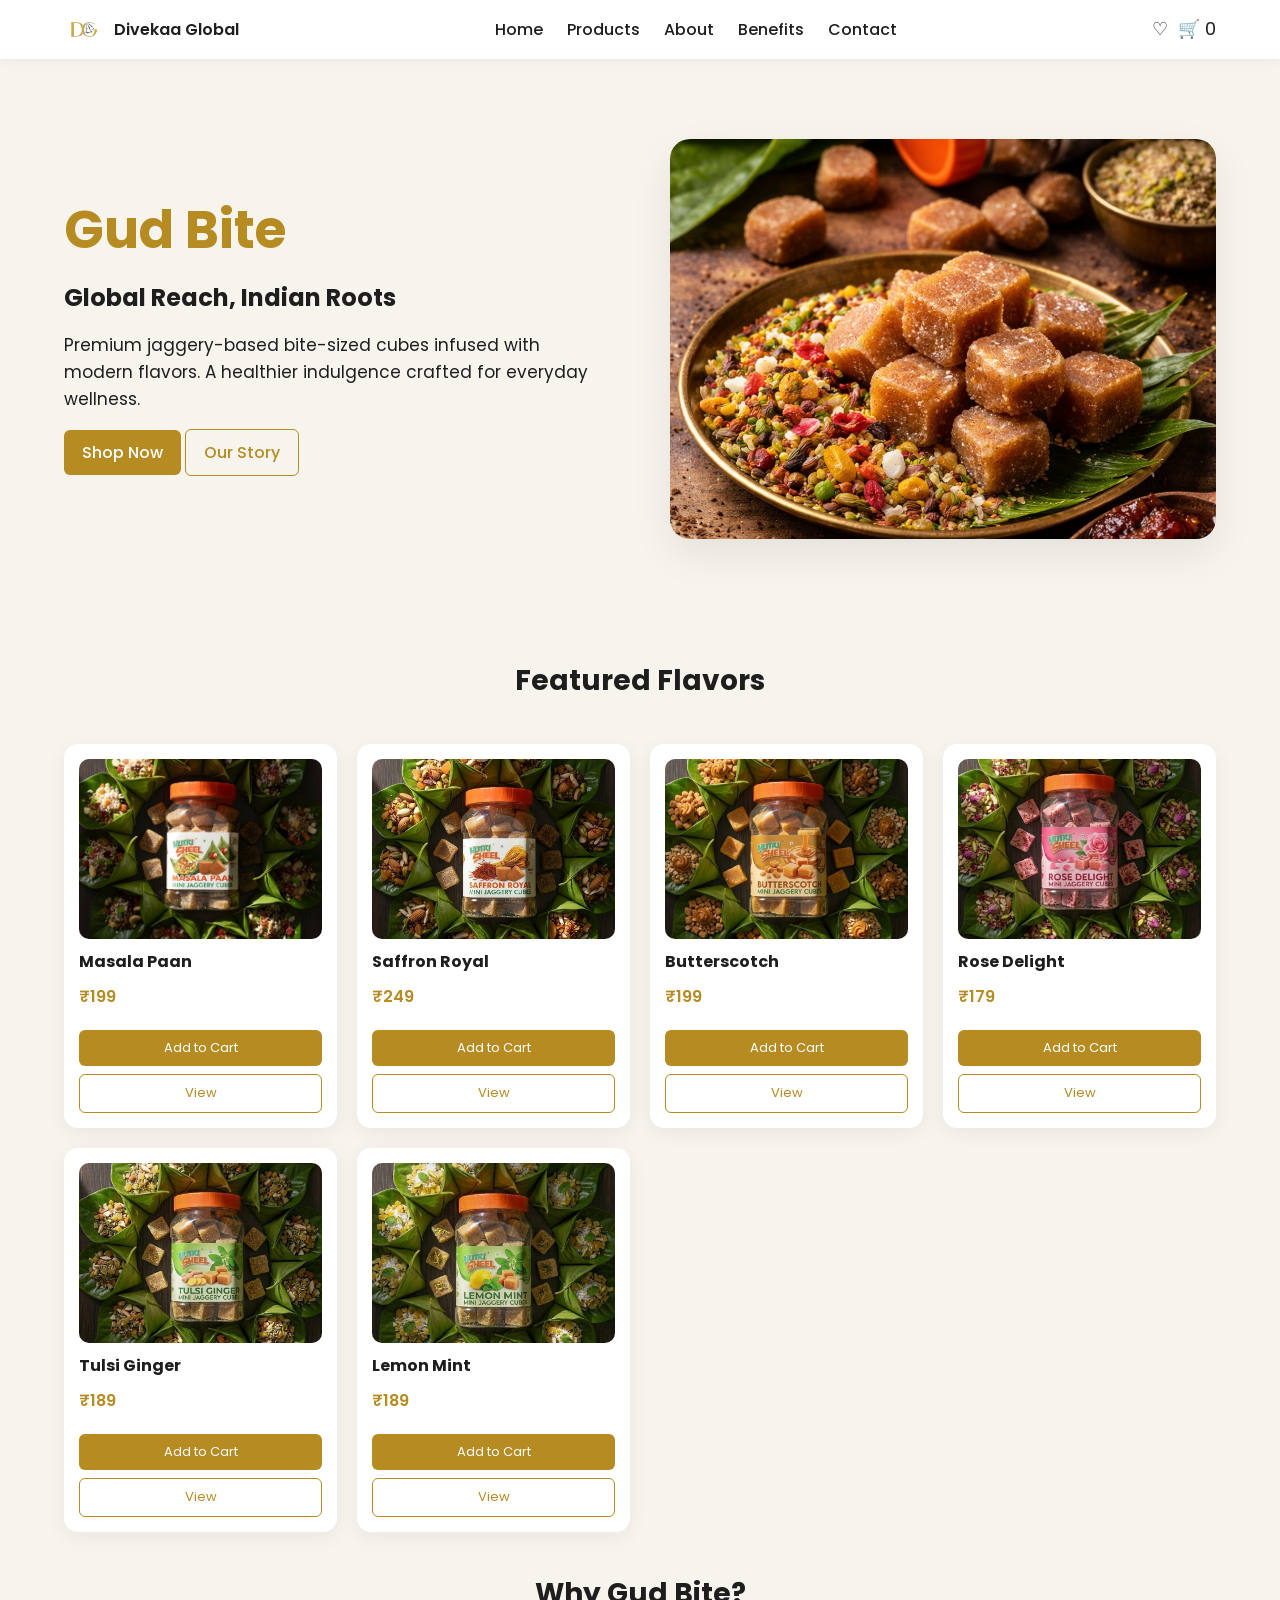
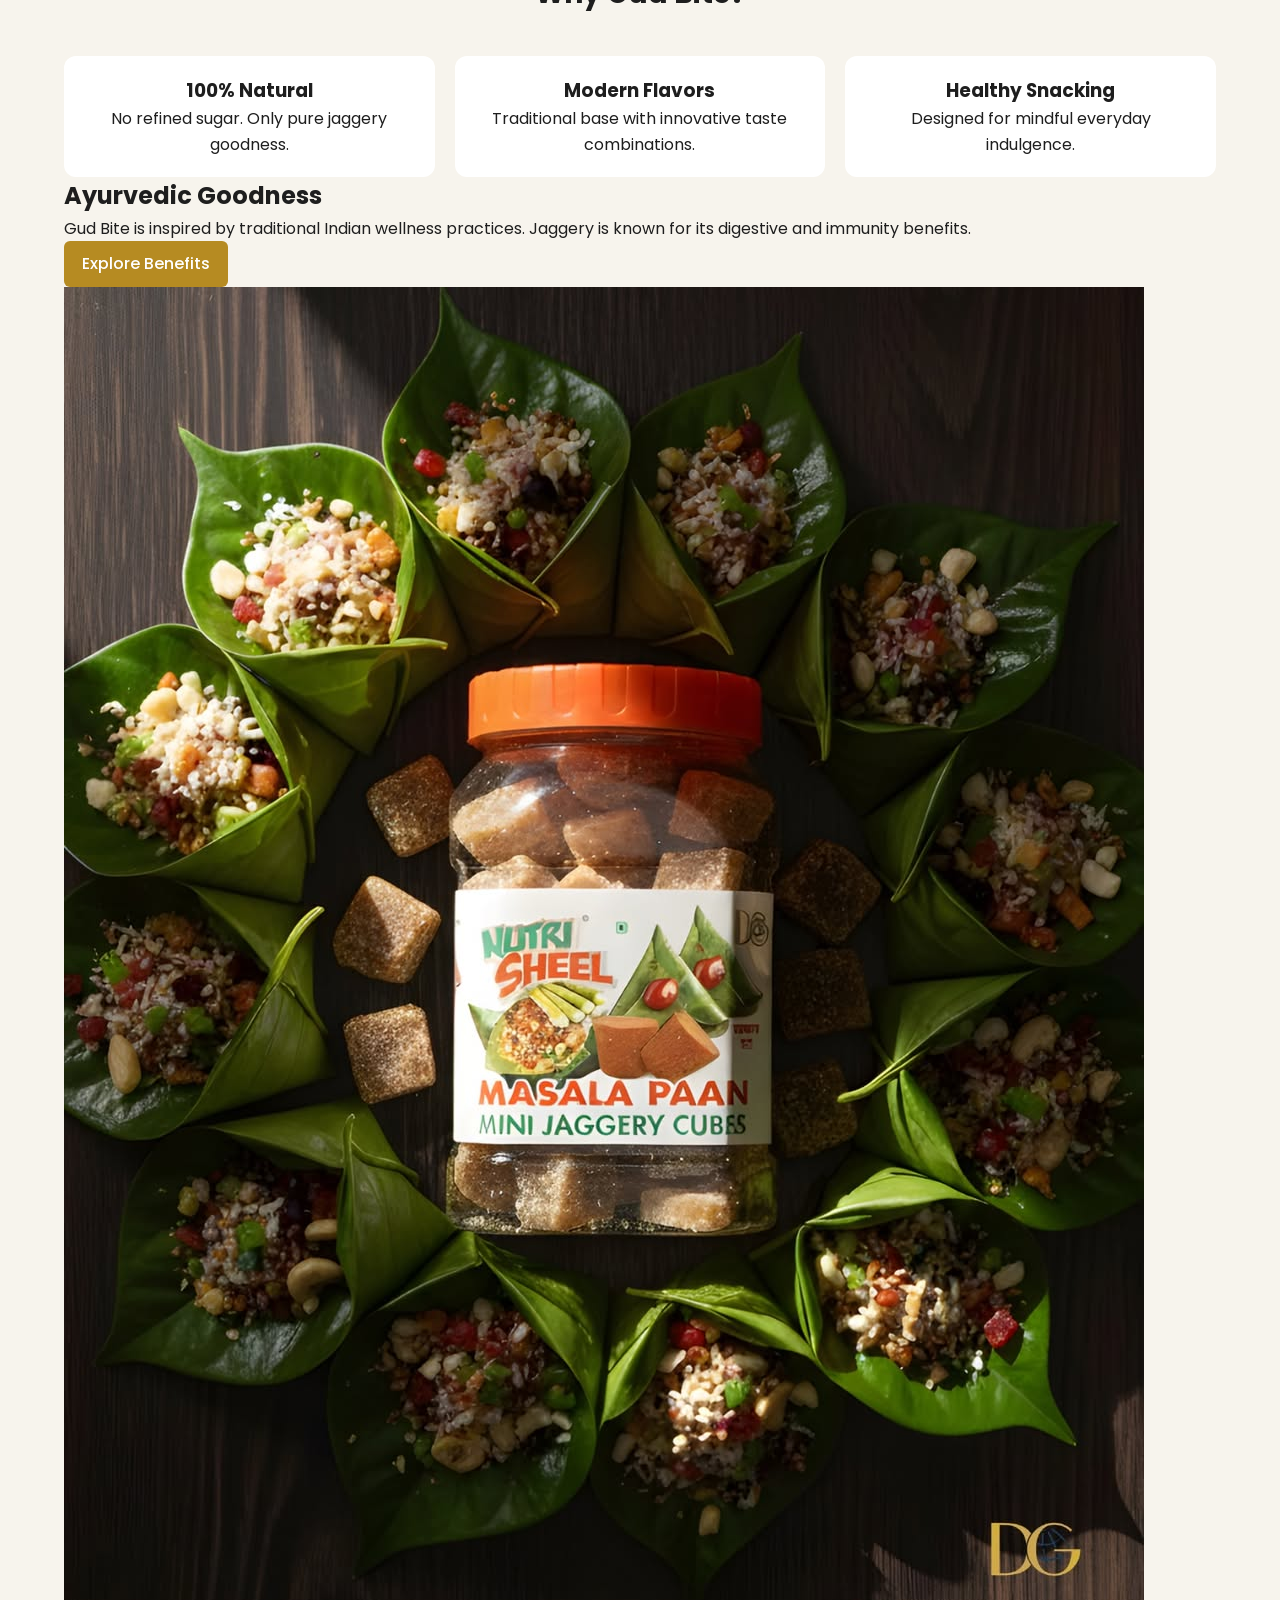
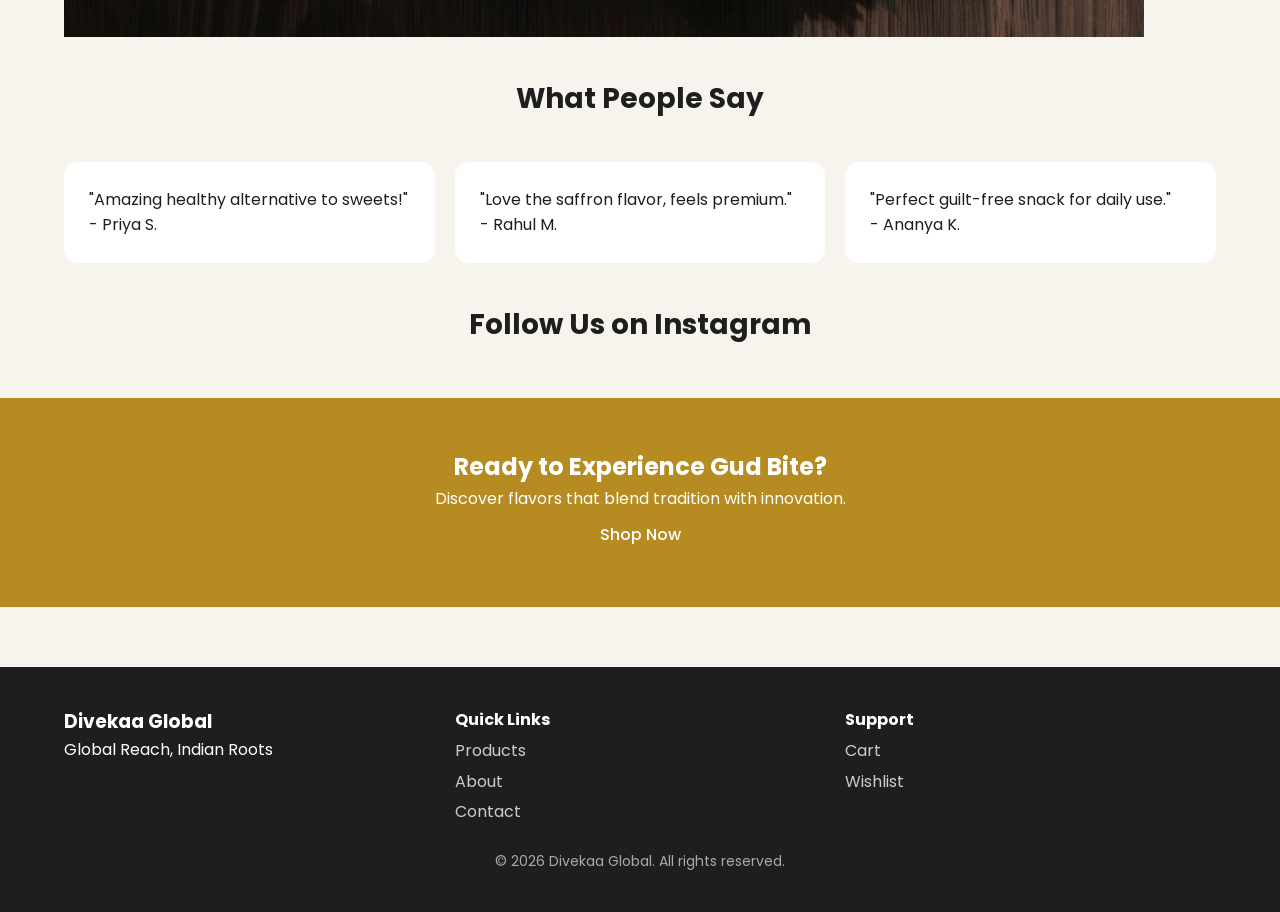
<file: index.html>
<!DOCTYPE html>
<html lang="en">
<head>
  <meta charset="UTF-8" />
  <meta name="viewport" content="width=device-width, initial-scale=1.0"/>
  <title>Divekaa Global | Gud Bite</title>

  <!-- CSS -->
  <link rel="stylesheet" href="assets/css/style.css">
  <link rel="stylesheet" href="assets/css/home.css">

  <!-- Fonts -->
  <link rel="preconnect" href="https://fonts.googleapis.com">
  <link rel="preconnect" href="https://fonts.gstatic.com" crossorigin>
  <link href="https://fonts.googleapis.com/css2?family=Poppins:wght@300;400;500;600;700&display=swap" rel="stylesheet">
</head>

<body>

  <!-- ================= HEADER ================= -->
  <header class="header">
    <div class="container nav-container">

      <div class="logo">
        <img src="assets/images/logo.png" alt="Divekaa Global Logo">
        <span>Divekaa Global</span>
      </div>

      <nav class="nav">
        <a href="index.html">Home</a>
        <a href="products.html">Products</a>
        <a href="about.html">About</a>
        <a href="benefits.html">Benefits</a>
        <a href="contact.html">Contact</a>
      </nav>

      <div class="nav-icons">
        <a href="wishlist.html" class="icon-btn">♡</a>
        <a href="cart.html" class="icon-btn">
          🛒 <span id="cart-count">0</span>
        </a>
      </div>

    </div>
  </header>


  <!-- ================= HERO SECTION ================= -->
<section class="hero home-hero">
    <div class="container hero-grid">

      <div class="hero-text">
        <h1>Gud Bite</h1>
        <h2>Global Reach, Indian Roots</h2>
        <p>
          Premium jaggery-based bite-sized cubes infused with modern flavors.
          A healthier indulgence crafted for everyday wellness.
        </p>

        <div class="hero-buttons">
          <a href="products.html" class="btn primary">Shop Now</a>
          <a href="about.html" class="btn secondary">Our Story</a>
        </div>
      </div>

      <div class="hero-image">
        <img src="assets/images/hero.jpg" alt="Gud Bite Hero Image">
      </div>

    </div>
  </section>


  <!-- ================= FEATURED PRODUCTS ================= -->
  <section class="featured">
    <div class="container">

      <h2 class="section-title">Featured Flavors</h2>

      <div class="product-grid" id="featured-products">
        <!-- JS will render products here -->
      </div>

    </div>
  </section>


  <!-- ================= WHY SECTION ================= -->
  <section class="why">
    <div class="container">

      <h2 class="section-title">Why Gud Bite?</h2>

      <div class="why-grid">

        <div class="why-card">
          <h3>100% Natural</h3>
          <p>No refined sugar. Only pure jaggery goodness.</p>
        </div>

        <div class="why-card">
          <h3>Modern Flavors</h3>
          <p>Traditional base with innovative taste combinations.</p>
        </div>

        <div class="why-card">
          <h3>Healthy Snacking</h3>
          <p>Designed for mindful everyday indulgence.</p>
        </div>

      </div>

    </div>
  </section>


  <!-- ================= BENEFITS PREVIEW ================= -->
  <section class="benefits-preview">
    <div class="container">

      <div class="bp-grid">

        <div class="bp-text">
          <h2>Ayurvedic Goodness</h2>
          <p>
            Gud Bite is inspired by traditional Indian wellness practices.
            Jaggery is known for its digestive and immunity benefits.
          </p>
          <a href="benefits.html" class="btn primary">Explore Benefits</a>
        </div>

        <div class="bp-image">
          <img src="assets/images/products/masala-paan.jpg" alt="Gud Bite Benefits">
        </div>

      </div>

    </div>
  </section>


  <!-- ================= TESTIMONIALS ================= -->
  <section class="testimonials">
    <div class="container">

      <h2 class="section-title">What People Say</h2>

      <div class="testimonial-grid">

        <div class="testimonial-card">
          <p>"Amazing healthy alternative to sweets!"</p>
          <span>- Priya S.</span>
        </div>

        <div class="testimonial-card">
          <p>"Love the saffron flavor, feels premium."</p>
          <span>- Rahul M.</span>
        </div>

        <div class="testimonial-card">
          <p>"Perfect guilt-free snack for daily use."</p>
          <span>- Ananya K.</span>
        </div>

      </div>

    </div>
  </section>


  <!-- ================= INSTAGRAM GRID ================= -->
  <section class="instagram">
    <div class="container">

      <h2 class="section-title">Follow Us on Instagram</h2>

      <div class="insta-grid">

        <div class="insta-item"></div>
        <div class="insta-item"></div>
        <div class="insta-item"></div>
        <div class="insta-item"></div>
        <div class="insta-item"></div>
        <div class="insta-item"></div>

      </div>

    </div>
  </section>


  <!-- ================= CTA SECTION ================= -->
  <section class="cta">
    <div class="container">

      <h2>Ready to Experience Gud Bite?</h2>
      <p>Discover flavors that blend tradition with innovation.</p>

      <a href="products.html" class="btn primary">Shop Now</a>

    </div>
  </section>


  <!-- ================= FOOTER ================= -->
  <footer class="footer">
    <div class="container footer-grid">

      <div>
        <h3>Divekaa Global</h3>
        <p>Global Reach, Indian Roots</p>
      </div>

      <div>
        <h4>Quick Links</h4>
        <a href="products.html">Products</a>
        <a href="about.html">About</a>
        <a href="contact.html">Contact</a>
      </div>

      <div>
        <h4>Support</h4>
        <a href="cart.html">Cart</a>
        <a href="wishlist.html">Wishlist</a>
      </div>

    </div>

    <div class="footer-bottom">
      <p>© 2026 Divekaa Global. All rights reserved.</p>
    </div>
  </footer>


  <!-- ================= SCRIPTS ================= -->
  <script src="assets/js/main.js"></script>

</body>
</html>
</file>
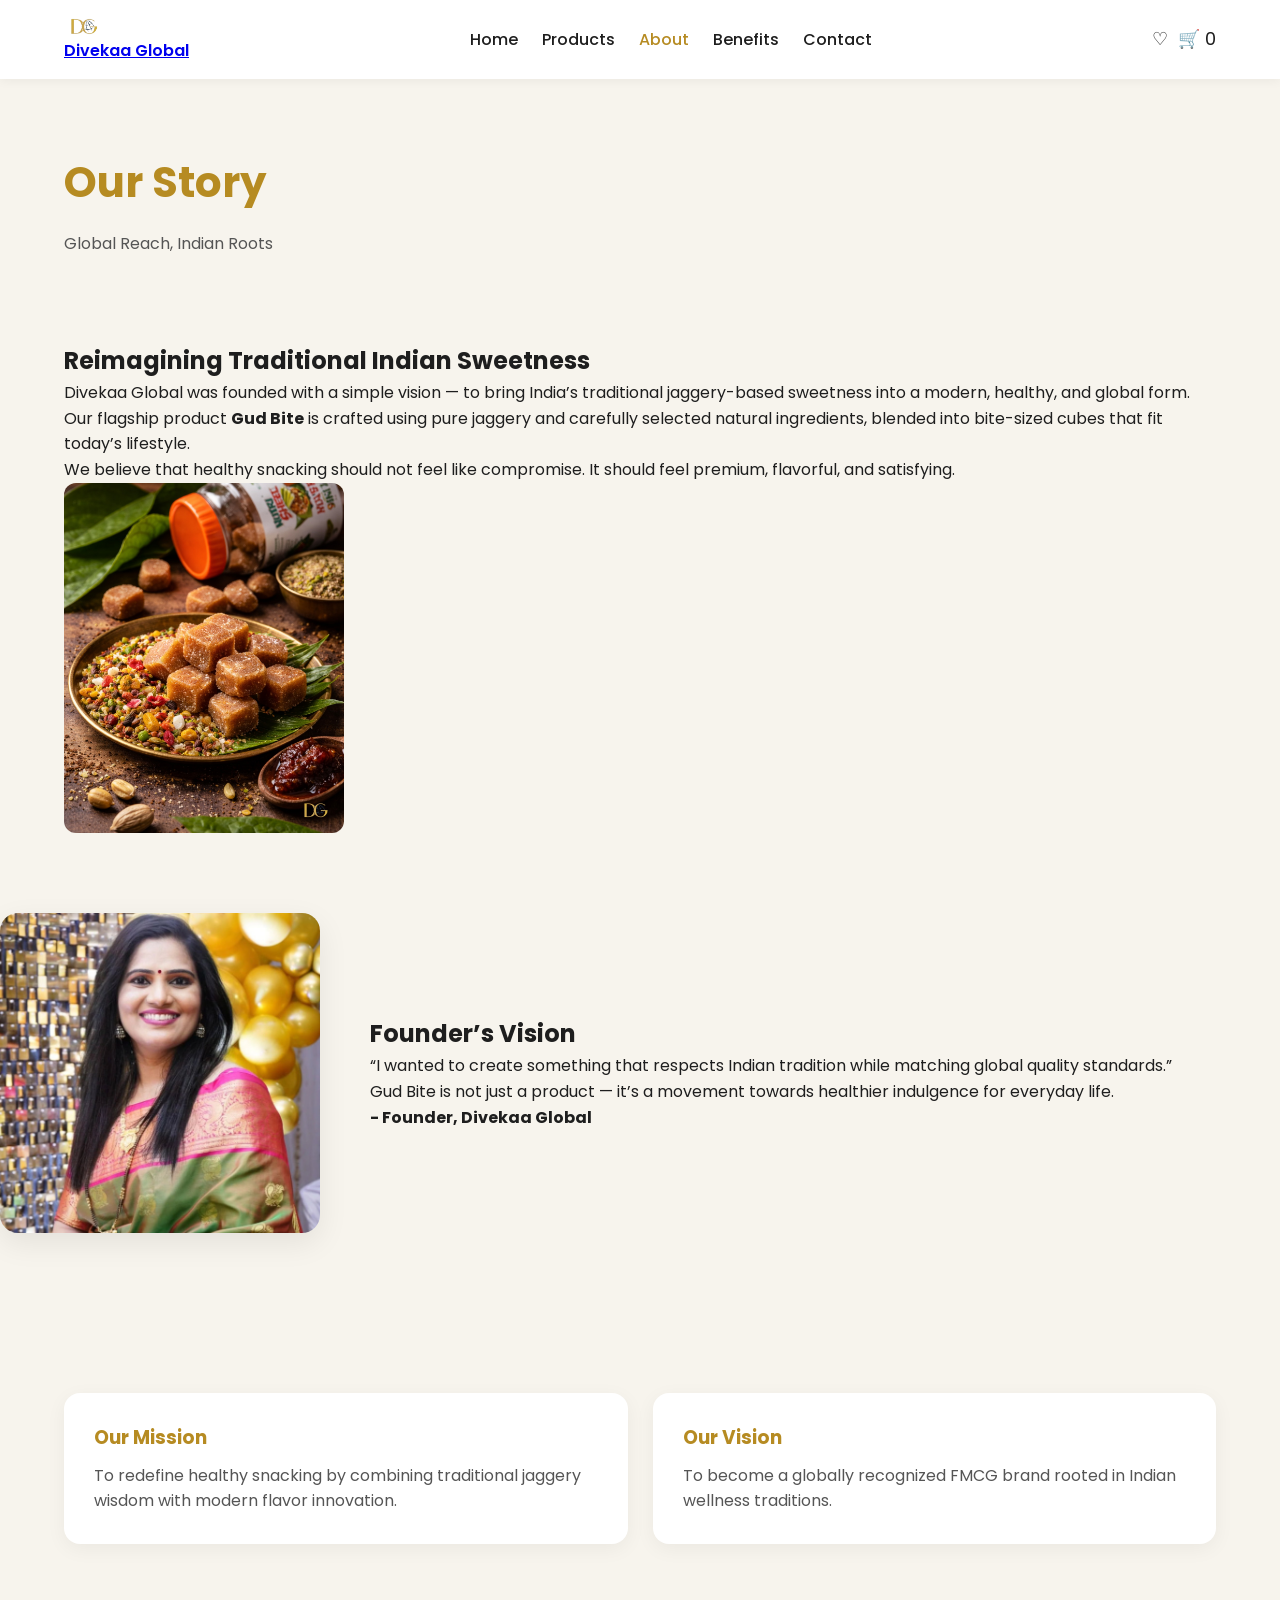
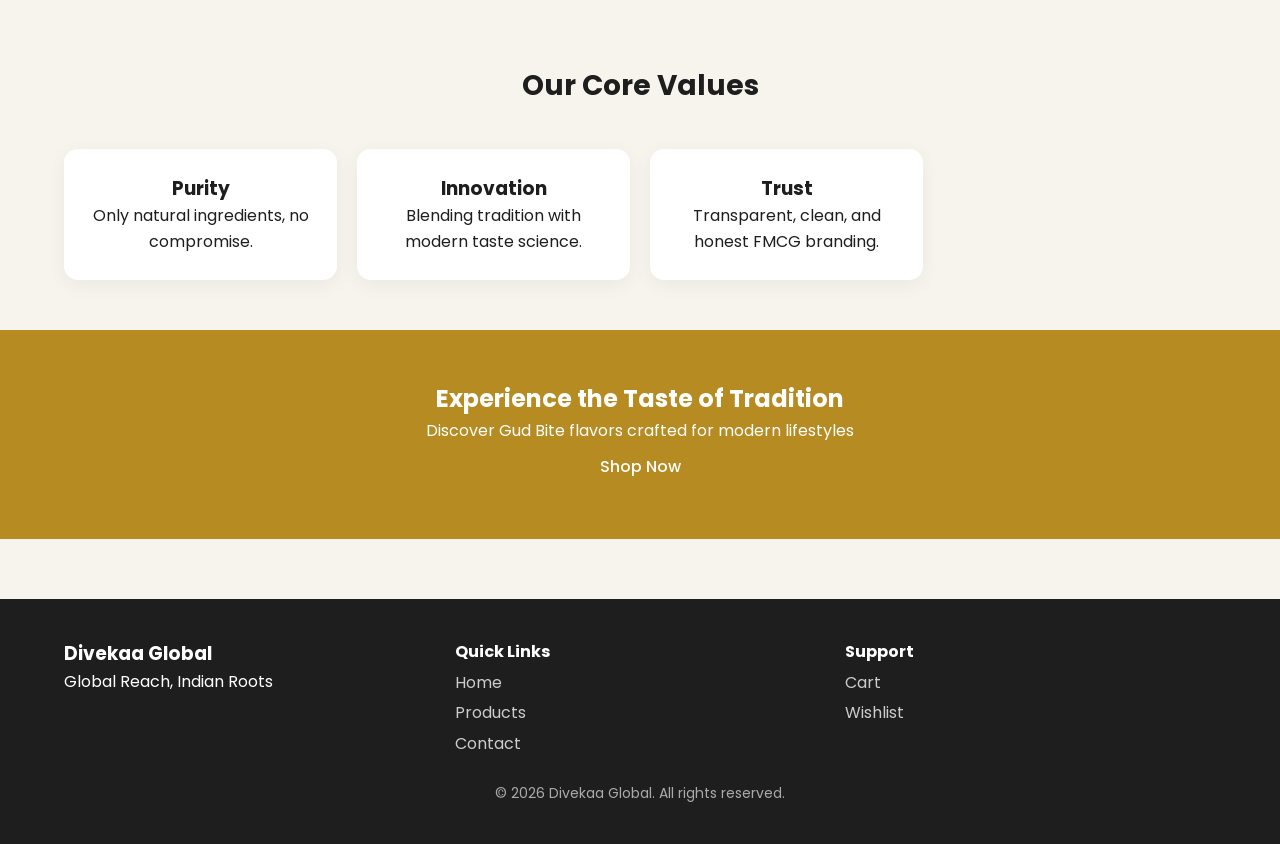
<file: about.html>
<!DOCTYPE html>
<html lang="en">
<head>
  <meta charset="UTF-8" />
  <meta name="viewport" content="width=device-width, initial-scale=1.0"/>
  <title>About | Divekaa Global - Gud Bite</title>

<link rel="stylesheet" href="assets/css/style.css">
<link rel="stylesheet" href="assets/css/about.css">

  <link rel="preconnect" href="https://fonts.googleapis.com">
  <link rel="preconnect" href="https://fonts.gstatic.com" crossorigin>
  <link href="https://fonts.googleapis.com/css2?family=Poppins:wght@300;400;500;600;700&display=swap" rel="stylesheet">
</head>

<body>

  <!-- ================= HEADER ================= -->
  <header class="header">
    <div class="container nav-container">

      <div class="logo">
        <a href="index.html">
          <img src="assets/images/logo.png" alt="Divekaa Global Logo">
          <span>Divekaa Global</span>
        </a>
      </div>

      <nav class="nav">
        <a href="index.html">Home</a>
        <a href="products.html">Products</a>
        <a href="about.html" class="active">About</a>
        <a href="benefits.html">Benefits</a>
        <a href="contact.html">Contact</a>
      </nav>

      <div class="nav-icons">
        <a href="wishlist.html" class="icon-btn">♡</a>
        <a href="cart.html" class="icon-btn">
          🛒 <span id="cart-count">0</span>
        </a>
      </div>

    </div>
  </header>


  <!-- ================= HERO ================= -->
 <section class="hero about-hero">
    <div class="container">
      <h1>Our Story</h1>
      <p>Global Reach, Indian Roots</p>
    </div>
  </section>


  <!-- ================= BRAND STORY ================= -->
  <section class="about-story">
    <div class="container about-grid">

      <div class="about-text">
        <h2>Reimagining Traditional Indian Sweetness</h2>

        <p>
          Divekaa Global was founded with a simple vision — to bring India’s
          traditional jaggery-based sweetness into a modern, healthy, and global form.
        </p>

        <p>
          Our flagship product <strong>Gud Bite</strong> is crafted using pure jaggery
          and carefully selected natural ingredients, blended into bite-sized cubes
          that fit today’s lifestyle.
        </p>

        <p>
          We believe that healthy snacking should not feel like compromise.
          It should feel premium, flavorful, and satisfying.
        </p>
      </div>

      <div class="about-image">
        <img src="assets/images/hero.jpg" alt="Gud Bite Story">
      </div>

    </div>
  </section>


  <!-- ================= FOUNDER ================= -->
<section class="founder-section">
    <div class="founder-grid">

      <div class="founder-image">
        <img src="assets/images/founder.jpg" alt="Founder">
      </div>

      <div class="founder-text">
        <h2>Founder’s Vision</h2>

        <p>
          “I wanted to create something that respects Indian tradition
          while matching global quality standards.”
        </p>

        <p>
          Gud Bite is not just a product — it’s a movement towards
          healthier indulgence for everyday life.
        </p>

        <h4>- Founder, Divekaa Global</h4>
      </div>

    </div>
  </section>


  <!-- ================= MISSION & VISION ================= -->
  <section class="mission-vision">
    <div class="container mv-grid">

      <div class="mv-card">
        <h3>Our Mission</h3>
        <p>
          To redefine healthy snacking by combining traditional jaggery wisdom
          with modern flavor innovation.
        </p>
      </div>

      <div class="mv-card">
        <h3>Our Vision</h3>
        <p>
          To become a globally recognized FMCG brand rooted in Indian wellness
          traditions.
        </p>
      </div>

    </div>
  </section>


  <!-- ================= VALUES ================= -->
  <section class="values">
    <div class="container">

      <h2 class="section-title">Our Core Values</h2>

      <div class="values-grid">

        <div class="value-card">
          <h3>Purity</h3>
          <p>Only natural ingredients, no compromise.</p>
        </div>

        <div class="value-card">
          <h3>Innovation</h3>
          <p>Blending tradition with modern taste science.</p>
        </div>

        <div class="value-card">
          <h3>Trust</h3>
          <p>Transparent, clean, and honest FMCG branding.</p>
        </div>

      </div>

    </div>
  </section>


  <!-- ================= CTA ================= -->
  <section class="cta">
    <div class="container">

      <h2>Experience the Taste of Tradition</h2>
      <p>Discover Gud Bite flavors crafted for modern lifestyles</p>

      <a href="products.html" class="btn primary">Shop Now</a>

    </div>
  </section>


  <!-- ================= FOOTER ================= -->
  <footer class="footer">
    <div class="container footer-grid">

      <div>
        <h3>Divekaa Global</h3>
        <p>Global Reach, Indian Roots</p>
      </div>

      <div>
        <h4>Quick Links</h4>
        <a href="index.html">Home</a>
        <a href="products.html">Products</a>
        <a href="contact.html">Contact</a>
      </div>

      <div>
        <h4>Support</h4>
        <a href="cart.html">Cart</a>
        <a href="wishlist.html">Wishlist</a>
      </div>

    </div>

    <div class="footer-bottom">
      <p>© 2026 Divekaa Global. All rights reserved.</p>
    </div>
  </footer>


  <!-- ================= SCRIPTS ================= -->
  <script src="assets/js/main.js"></script>
  <script src="assets/js/cart.js"></script>
  <script src="assets/js/wishlist.js"></script>

</body>
</html>
</file>
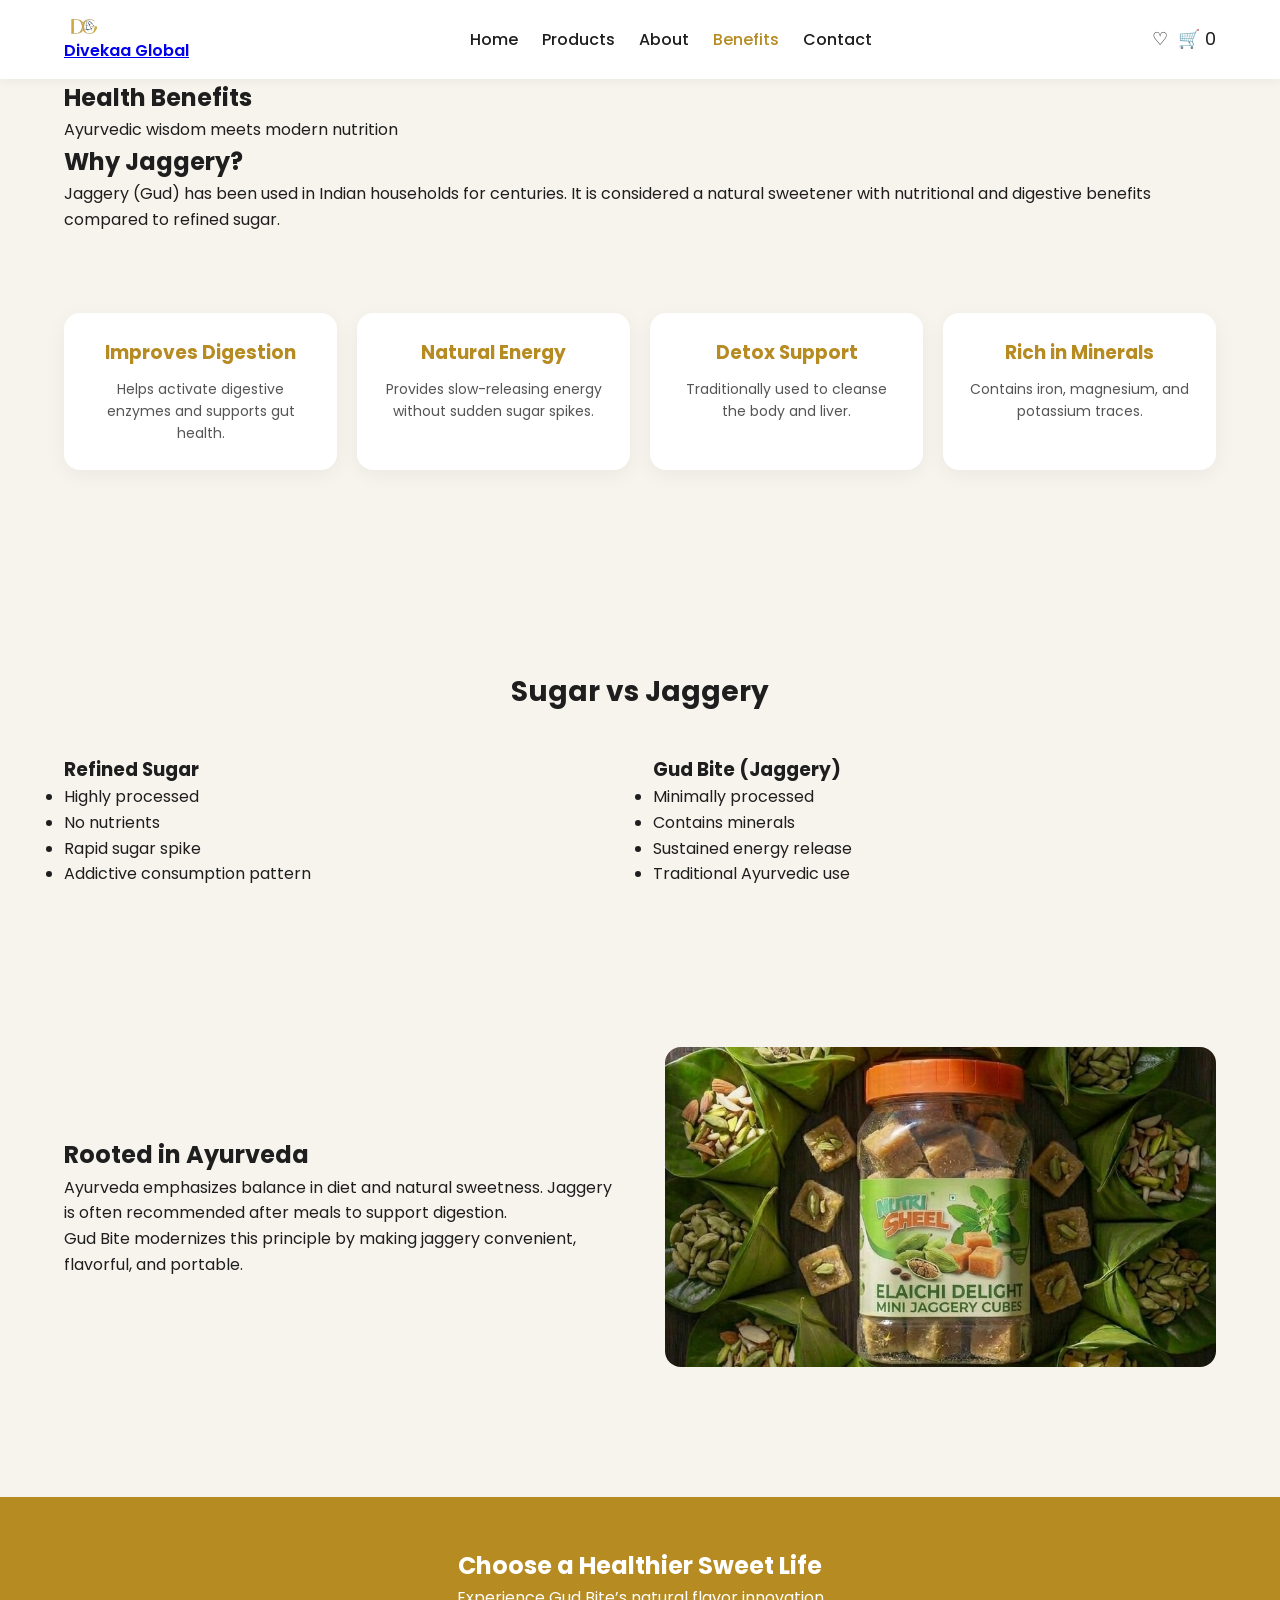
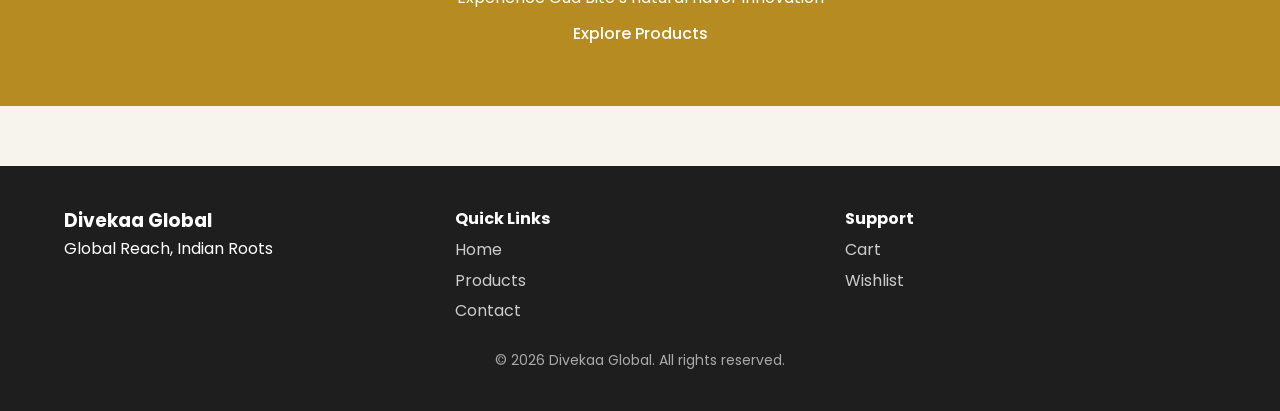
<file: benefits.html>
<!DOCTYPE html>
<html lang="en">
<head>
  <meta charset="UTF-8" />
  <meta name="viewport" content="width=device-width, initial-scale=1.0"/>
  <title>Benefits | Gud Bite - Divekaa Global</title>

<link rel="stylesheet" href="assets/css/style.css">
<link rel="stylesheet" href="assets/css/benefits.css">

  <link rel="preconnect" href="https://fonts.googleapis.com">
  <link rel="preconnect" href="https://fonts.gstatic.com" crossorigin>
  <link href="https://fonts.googleapis.com/css2?family=Poppins:wght@300;400;500;600;700&display=swap" rel="stylesheet">
</head>

<body>

  <!-- ================= HEADER ================= -->
  <header class="header">
    <div class="container nav-container">

      <div class="logo">
        <a href="index.html">
          <img src="assets/images/logo.png" alt="Divekaa Global Logo">
          <span>Divekaa Global</span>
        </a>
      </div>

      <nav class="nav">
        <a href="index.html">Home</a>
        <a href="products.html">Products</a>
        <a href="about.html">About</a>
        <a href="benefits.html" class="active">Benefits</a>
        <a href="contact.html">Contact</a>
      </nav>

      <div class="nav-icons">
        <a href="wishlist.html" class="icon-btn">♡</a>
        <a href="cart.html" class="icon-btn">
          🛒 <span id="cart-count">0</span>
        </a>
      </div>

    </div>
  </header>


  <!-- ================= PAGE HEADER ================= -->
  <section class="page-header">
    <div class="container">
      <h1>Health Benefits</h1>
      <p>Ayurvedic wisdom meets modern nutrition</p>
    </div>
  </section>


  <!-- ================= INTRO ================= -->
  <section class="benefits-intro">
    <div class="container">

      <h2>Why Jaggery?</h2>

      <p>
        Jaggery (Gud) has been used in Indian households for centuries.
        It is considered a natural sweetener with nutritional and digestive benefits
        compared to refined sugar.
      </p>

    </div>
  </section>


  <!-- ================= BENEFITS GRID ================= -->
<section class="health-benefits">
    <div class="container">

      <div class="benefits-grid">

        <div class="benefit-card">
          <h3>Improves Digestion</h3>
          <p>Helps activate digestive enzymes and supports gut health.</p>
        </div>

        <div class="benefit-card">
          <h3>Natural Energy</h3>
          <p>Provides slow-releasing energy without sudden sugar spikes.</p>
        </div>

        <div class="benefit-card">
          <h3>Detox Support</h3>
          <p>Traditionally used to cleanse the body and liver.</p>
        </div>

        <div class="benefit-card">
          <h3>Rich in Minerals</h3>
          <p>Contains iron, magnesium, and potassium traces.</p>
        </div>

      </div>

    </div>
  </section>


  <!-- ================= COMPARISON ================= -->
<section class="comparison-section">
    <div class="container">

      <h2 class="section-title">Sugar vs Jaggery</h2>

      <div class="comparison-grid">

        <div class="compare-box">
          <h3>Refined Sugar</h3>
          <ul>
            <li>Highly processed</li>
            <li>No nutrients</li>
            <li>Rapid sugar spike</li>
            <li>Addictive consumption pattern</li>
          </ul>
        </div>

        <div class="compare-box highlight">
          <h3>Gud Bite (Jaggery)</h3>
          <ul>
            <li>Minimally processed</li>
            <li>Contains minerals</li>
            <li>Sustained energy release</li>
            <li>Traditional Ayurvedic use</li>
          </ul>
        </div>

      </div>

    </div>
  </section>


  <!-- ================= AYURVEDA SECTION ================= -->
<section class="ayurveda-section">
    <div class="container ayurveda-grid">

      <div class="ayurveda-text">
        <h2>Rooted in Ayurveda</h2>

        <p>
          Ayurveda emphasizes balance in diet and natural sweetness.
          Jaggery is often recommended after meals to support digestion.
        </p>

        <p>
          Gud Bite modernizes this principle by making jaggery convenient,
          flavorful, and portable.
        </p>
      </div>

      <div class="ayurveda-image">
        <img src="assets/images/products/elaichi-delight.jpg" alt="Ayurveda Gud Bite">
      </div>

    </div>
  </section>


  <!-- ================= CTA ================= -->
  <section class="cta">
    <div class="container">

      <h2>Choose a Healthier Sweet Life</h2>
      <p>Experience Gud Bite’s natural flavor innovation</p>

      <a href="products.html" class="btn primary">Explore Products</a>

    </div>
  </section>


  <!-- ================= FOOTER ================= -->
  <footer class="footer">
    <div class="container footer-grid">

      <div>
        <h3>Divekaa Global</h3>
        <p>Global Reach, Indian Roots</p>
      </div>

      <div>
        <h4>Quick Links</h4>
        <a href="index.html">Home</a>
        <a href="products.html">Products</a>
        <a href="contact.html">Contact</a>
      </div>

      <div>
        <h4>Support</h4>
        <a href="cart.html">Cart</a>
        <a href="wishlist.html">Wishlist</a>
      </div>

    </div>

    <div class="footer-bottom">
      <p>© 2026 Divekaa Global. All rights reserved.</p>
    </div>
  </footer>


  <!-- ================= SCRIPTS ================= -->
  <script src="assets/js/main.js"></script>
  <script src="assets/js/cart.js"></script>
  <script src="assets/js/wishlist.js"></script>

</body>
</html>
</file>
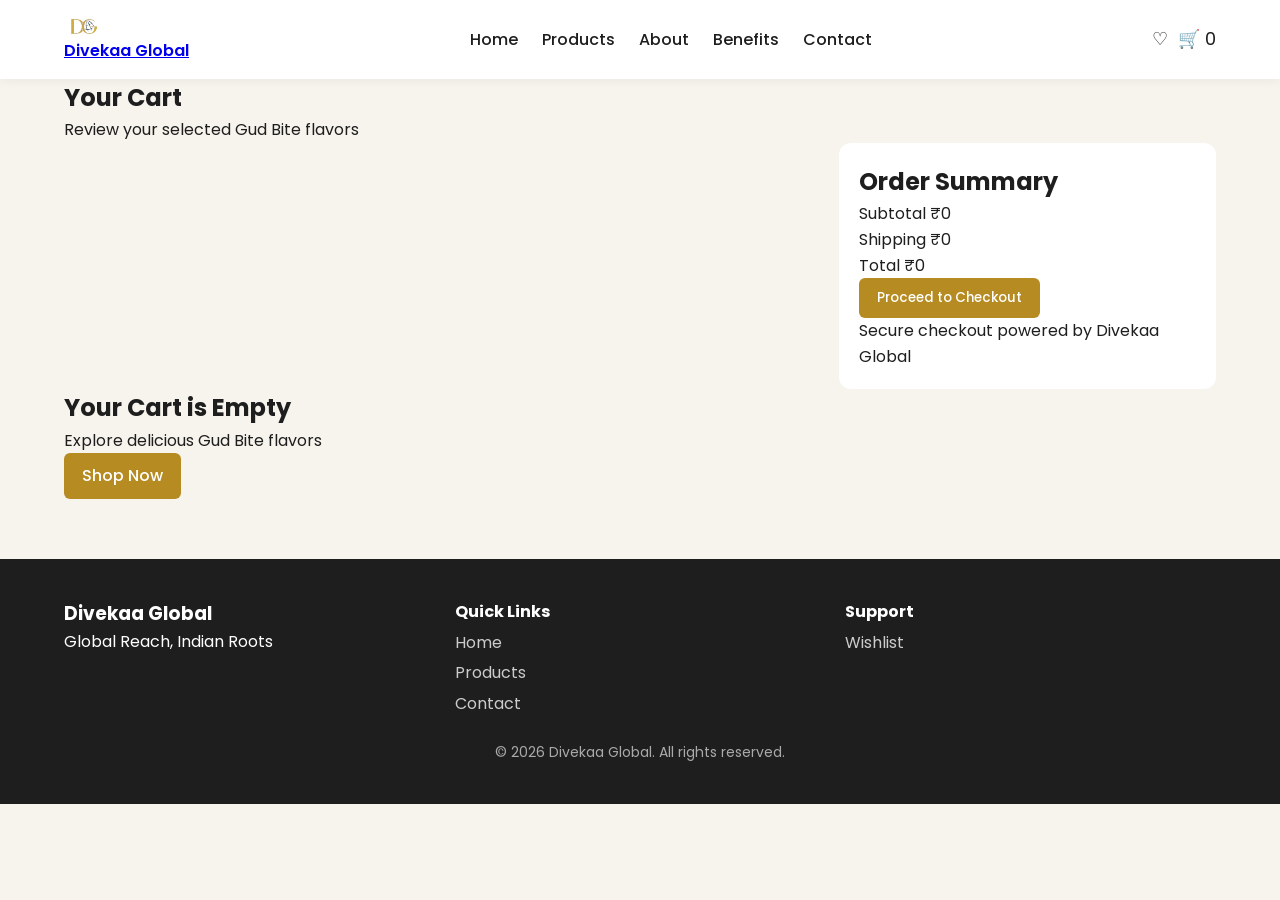
<file: cart.html>
<!DOCTYPE html>
<html lang="en">
<head>
  <meta charset="UTF-8" />
  <meta name="viewport" content="width=device-width, initial-scale=1.0"/>
  <title>Cart | Divekaa Global - Gud Bite</title>

  <link rel="stylesheet" href="assets/css/style.css"/>

  <link rel="preconnect" href="https://fonts.googleapis.com">
  <link rel="preconnect" href="https://fonts.gstatic.com" crossorigin>
  <link href="https://fonts.googleapis.com/css2?family=Poppins:wght@300;400;500;600;700&display=swap" rel="stylesheet">
</head>

<body>

  <!-- ================= HEADER ================= -->
  <header class="header">
    <div class="container nav-container">

      <div class="logo">
        <a href="index.html">
          <img src="assets/images/logo.png" alt="Divekaa Global Logo">
          <span>Divekaa Global</span>
        </a>
      </div>

      <nav class="nav">
        <a href="index.html">Home</a>
        <a href="products.html">Products</a>
        <a href="about.html">About</a>
        <a href="benefits.html">Benefits</a>
        <a href="contact.html">Contact</a>
      </nav>

      <div class="nav-icons">
        <a href="wishlist.html" class="icon-btn">♡</a>
        <a href="cart.html" class="icon-btn active">
          🛒 <span id="cart-count">0</span>
        </a>
      </div>

    </div>
  </header>


  <!-- ================= PAGE HEADER ================= -->
  <section class="page-header">
    <div class="container">
      <h1>Your Cart</h1>
      <p>Review your selected Gud Bite flavors</p>
    </div>
  </section>


  <!-- ================= CART SECTION ================= -->
  <section class="cart-section">
    <div class="container cart-grid">

      <!-- CART ITEMS -->
      <div class="cart-items" id="cart-items">
        <!-- JS renders cart items here -->
      </div>

      <!-- SUMMARY -->
      <div class="cart-summary">

        <h2>Order Summary</h2>

        <div class="summary-line">
          <span>Subtotal</span>
          <span id="subtotal">₹0</span>
        </div>

        <div class="summary-line">
          <span>Shipping</span>
          <span id="shipping">₹50</span>
        </div>

        <div class="summary-line total">
          <span>Total</span>
          <span id="total">₹0</span>
        </div>

        <button class="btn primary" id="checkout-btn">
          Proceed to Checkout
        </button>

        <p class="note">Secure checkout powered by Divekaa Global</p>

      </div>

    </div>
  </section>


  <!-- ================= EMPTY STATE ================= -->
  <section class="empty-cart" id="empty-cart" style="display:none;">
    <div class="container">

      <h2>Your Cart is Empty</h2>
      <p>Explore delicious Gud Bite flavors</p>

      <a href="products.html" class="btn primary">Shop Now</a>

    </div>
  </section>


  <!-- ================= FOOTER ================= -->
  <footer class="footer">
    <div class="container footer-grid">

      <div>
        <h3>Divekaa Global</h3>
        <p>Global Reach, Indian Roots</p>
      </div>

      <div>
        <h4>Quick Links</h4>
        <a href="index.html">Home</a>
        <a href="products.html">Products</a>
        <a href="contact.html">Contact</a>
      </div>

      <div>
        <h4>Support</h4>
        <a href="wishlist.html">Wishlist</a>
      </div>

    </div>

    <div class="footer-bottom">
      <p>© 2026 Divekaa Global. All rights reserved.</p>
    </div>
  </footer>


  <!-- ================= SCRIPTS ================= -->
  <script src="assets/js/main.js"></script>
  <script src="assets/js/cart.js"></script>
  <script src="assets/js/wishlist.js"></script>

</body>
</html>
</file>
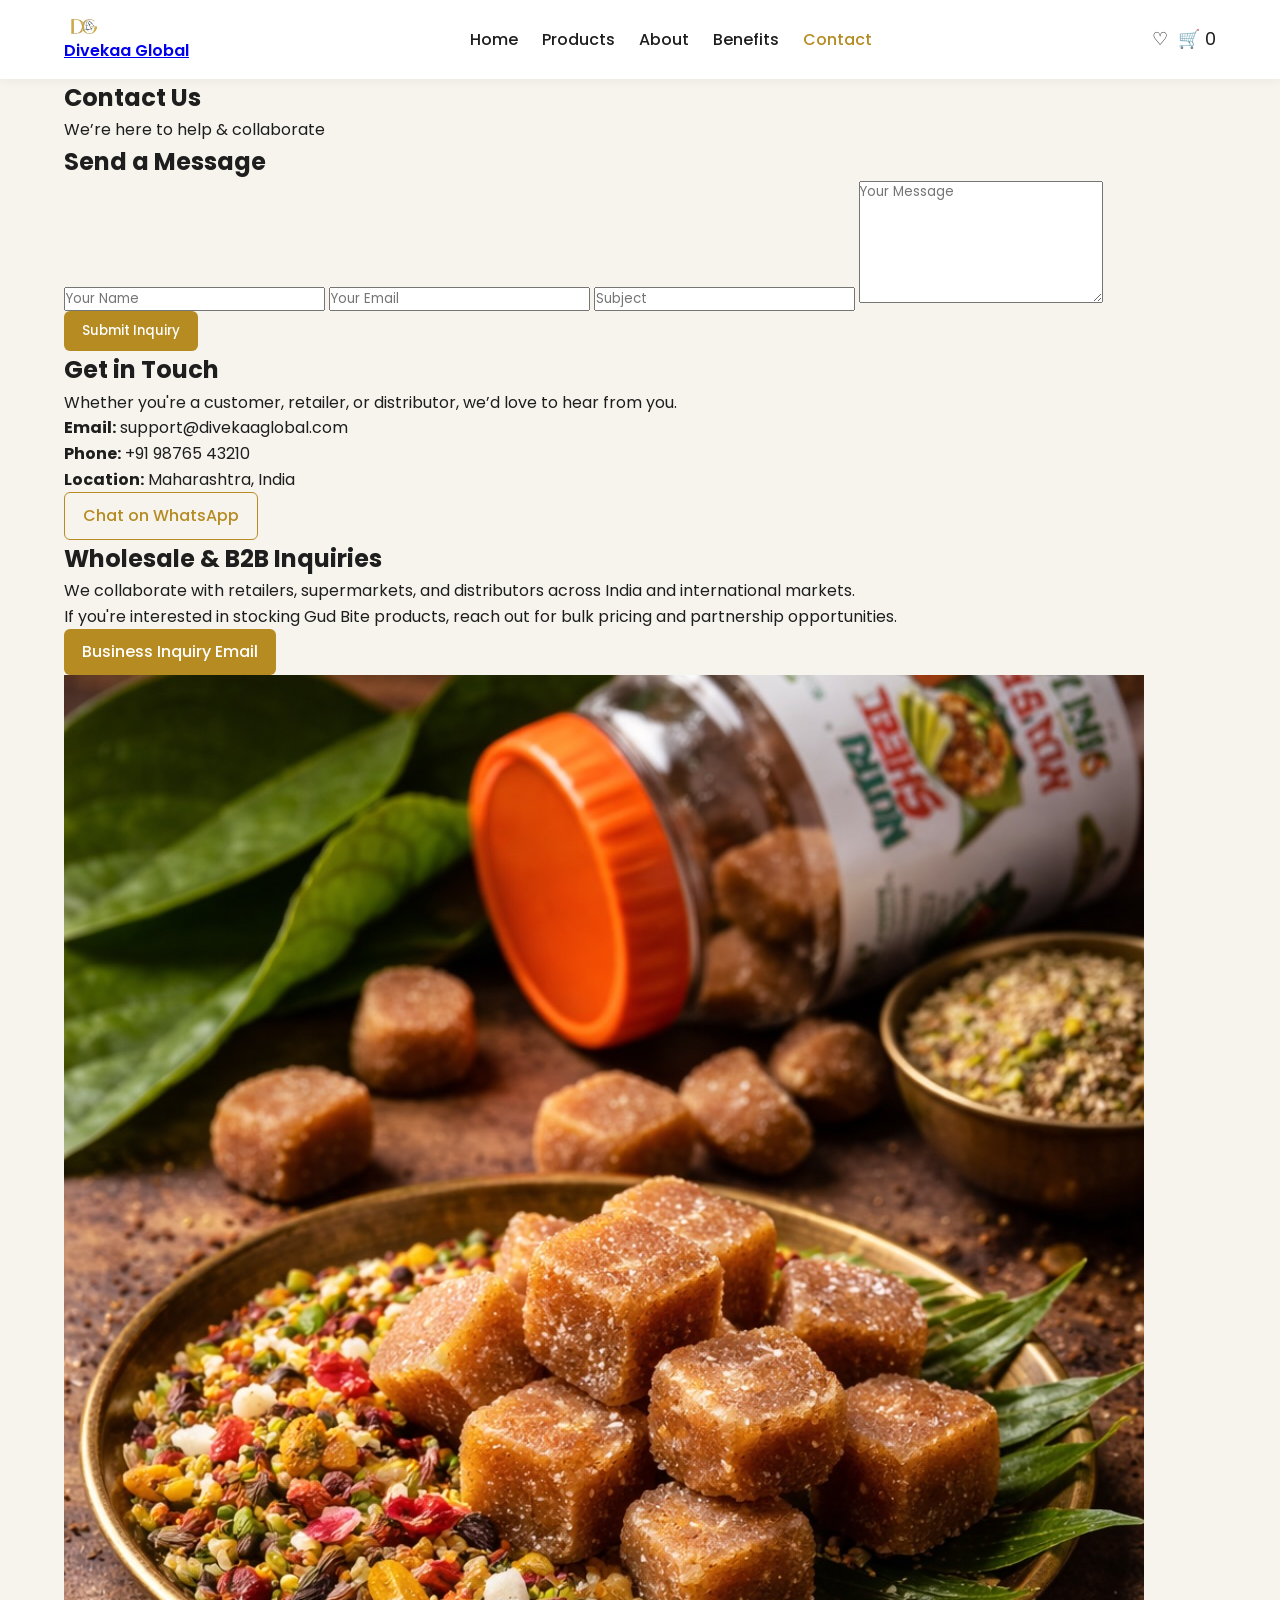
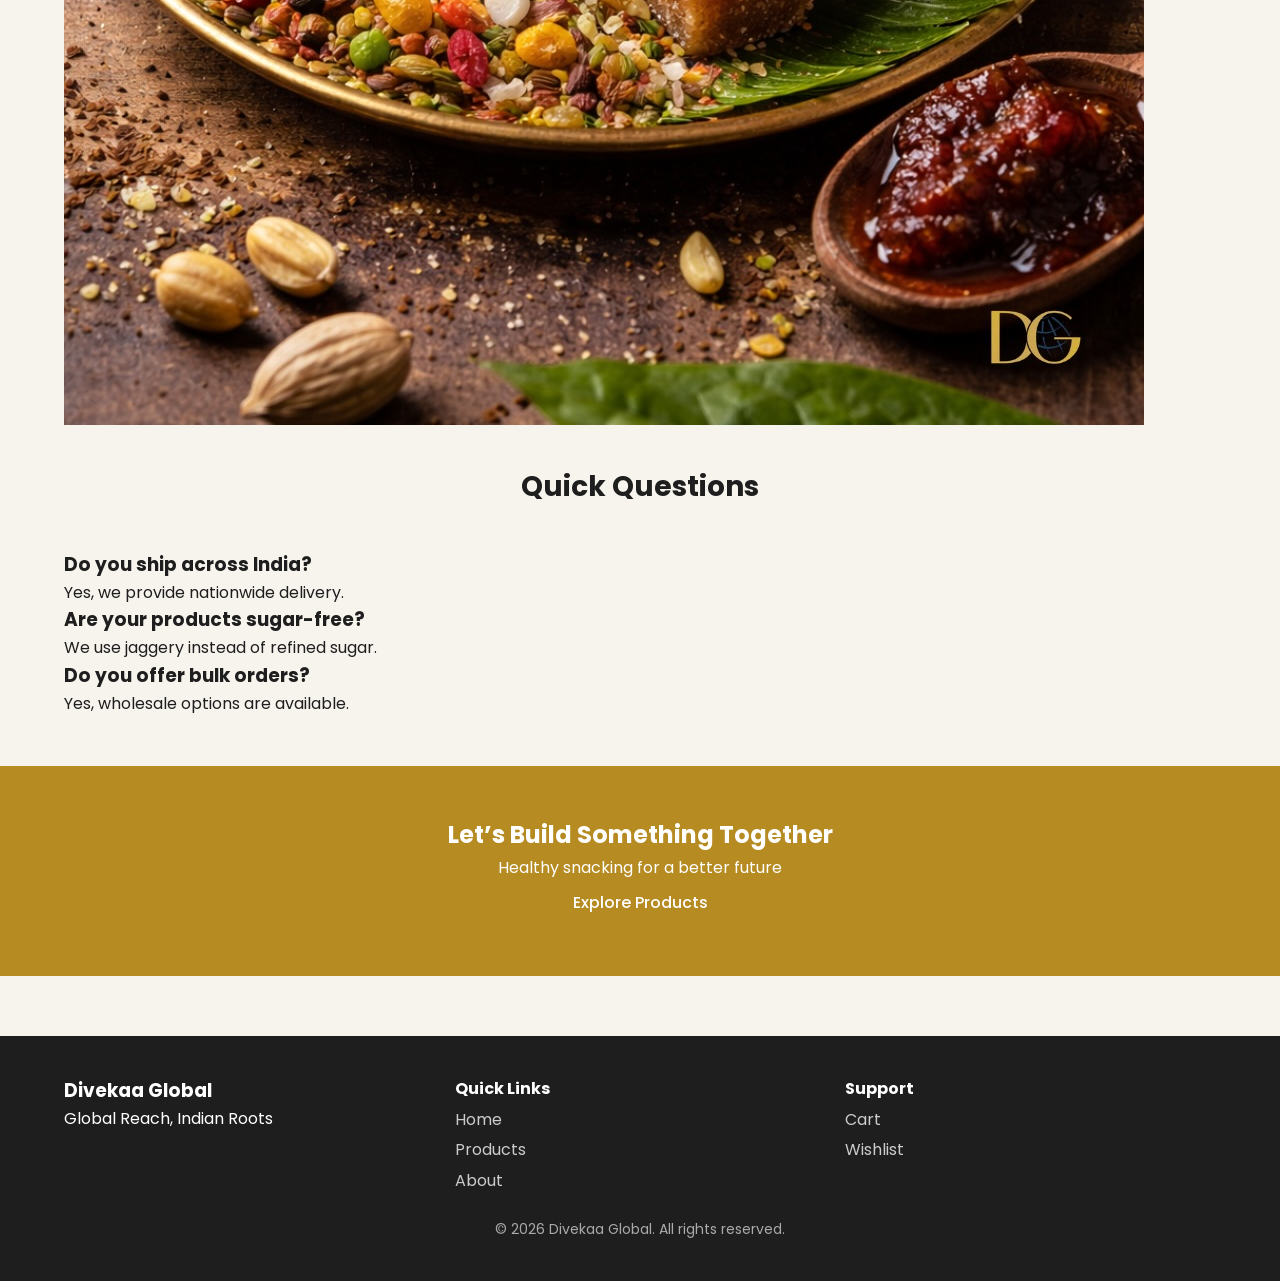
<file: contact.html>
<!DOCTYPE html>
<html lang="en">
<head>
  <meta charset="UTF-8" />
  <meta name="viewport" content="width=device-width, initial-scale=1.0"/>
  <title>Contact | Divekaa Global - Gud Bite</title>

  <link rel="stylesheet" href="assets/css/style.css"/>

  <link rel="preconnect" href="https://fonts.googleapis.com">
  <link rel="preconnect" href="https://fonts.gstatic.com" crossorigin>
  <link href="https://fonts.googleapis.com/css2?family=Poppins:wght@300;400;500;600;700&display=swap" rel="stylesheet">
</head>

<body>

  <!-- ================= HEADER ================= -->
  <header class="header">
    <div class="container nav-container">

      <div class="logo">
        <a href="index.html">
          <img src="assets/images/logo.png" alt="Divekaa Global Logo">
          <span>Divekaa Global</span>
        </a>
      </div>

      <nav class="nav">
        <a href="index.html">Home</a>
        <a href="products.html">Products</a>
        <a href="about.html">About</a>
        <a href="benefits.html">Benefits</a>
        <a href="contact.html" class="active">Contact</a>
      </nav>

      <div class="nav-icons">
        <a href="wishlist.html" class="icon-btn">♡</a>
        <a href="cart.html" class="icon-btn">
          🛒 <span id="cart-count">0</span>
        </a>
      </div>

    </div>
  </header>


  <!-- ================= PAGE HEADER ================= -->
  <section class="page-header">
    <div class="container">
      <h1>Contact Us</h1>
      <p>We’re here to help & collaborate</p>
    </div>
  </section>


  <!-- ================= CONTACT SECTION ================= -->
  <section class="contact-section">
    <div class="container contact-grid">

      <!-- FORM -->
      <div class="contact-form-box">

        <h2>Send a Message</h2>

        <form id="contact-form">

          <input type="text" name="name" placeholder="Your Name" required>

          <input type="email" name="email" placeholder="Your Email" required>

          <input type="text" name="subject" placeholder="Subject">

          <textarea name="message" placeholder="Your Message" rows="6" required></textarea>

          <button type="submit" class="btn primary">
            Submit Inquiry
          </button>

        </form>

      </div>


      <!-- INFO -->
      <div class="contact-info">

        <h2>Get in Touch</h2>

        <p>
          Whether you're a customer, retailer, or distributor,
          we’d love to hear from you.
        </p>

        <div class="contact-details">
          <p><strong>Email:</strong> support@divekaaglobal.com</p>
          <p><strong>Phone:</strong> +91 98765 43210</p>
          <p><strong>Location:</strong> Maharashtra, India</p>
        </div>

        <!-- WHATSAPP BUTTON -->
        <a href="https://wa.me/919876543210" class="btn secondary" target="_blank">
          Chat on WhatsApp
        </a>

      </div>

    </div>
  </section>


  <!-- ================= WHOLESALE SECTION ================= -->
  <section class="wholesale">
    <div class="container wholesale-grid">

      <div class="wholesale-text">
        <h2>Wholesale & B2B Inquiries</h2>

        <p>
          We collaborate with retailers, supermarkets, and distributors
          across India and international markets.
        </p>

        <p>
          If you're interested in stocking Gud Bite products,
          reach out for bulk pricing and partnership opportunities.
        </p>

        <a href="mailto:sales@divekaaglobal.com" class="btn primary">
          Business Inquiry Email
        </a>

      </div>

      <div class="wholesale-image">
        <img src="assets/images/hero.jpg" alt="Wholesale Gud Bite">
      </div>

    </div>
  </section>


  <!-- ================= FAQ PREVIEW ================= -->
  <section class="faq-preview">
    <div class="container">

      <h2 class="section-title">Quick Questions</h2>

      <div class="faq-grid">

        <div class="faq-item">
          <h3>Do you ship across India?</h3>
          <p>Yes, we provide nationwide delivery.</p>
        </div>

        <div class="faq-item">
          <h3>Are your products sugar-free?</h3>
          <p>We use jaggery instead of refined sugar.</p>
        </div>

        <div class="faq-item">
          <h3>Do you offer bulk orders?</h3>
          <p>Yes, wholesale options are available.</p>
        </div>

      </div>

    </div>
  </section>


  <!-- ================= CTA ================= -->
  <section class="cta">
    <div class="container">

      <h2>Let’s Build Something Together</h2>
      <p>Healthy snacking for a better future</p>

      <a href="products.html" class="btn primary">Explore Products</a>

    </div>
  </section>


  <!-- ================= FOOTER ================= -->
  <footer class="footer">
    <div class="container footer-grid">

      <div>
        <h3>Divekaa Global</h3>
        <p>Global Reach, Indian Roots</p>
      </div>

      <div>
        <h4>Quick Links</h4>
        <a href="index.html">Home</a>
        <a href="products.html">Products</a>
        <a href="about.html">About</a>
      </div>

      <div>
        <h4>Support</h4>
        <a href="cart.html">Cart</a>
        <a href="wishlist.html">Wishlist</a>
      </div>

    </div>

    <div class="footer-bottom">
      <p>© 2026 Divekaa Global. All rights reserved.</p>
    </div>
  </footer>


  <!-- ================= SCRIPTS ================= -->
  <script src="assets/js/main.js"></script>
  <script src="assets/js/cart.js"></script>
  <script src="assets/js/wishlist.js"></script>

</body>
</html>
</file>
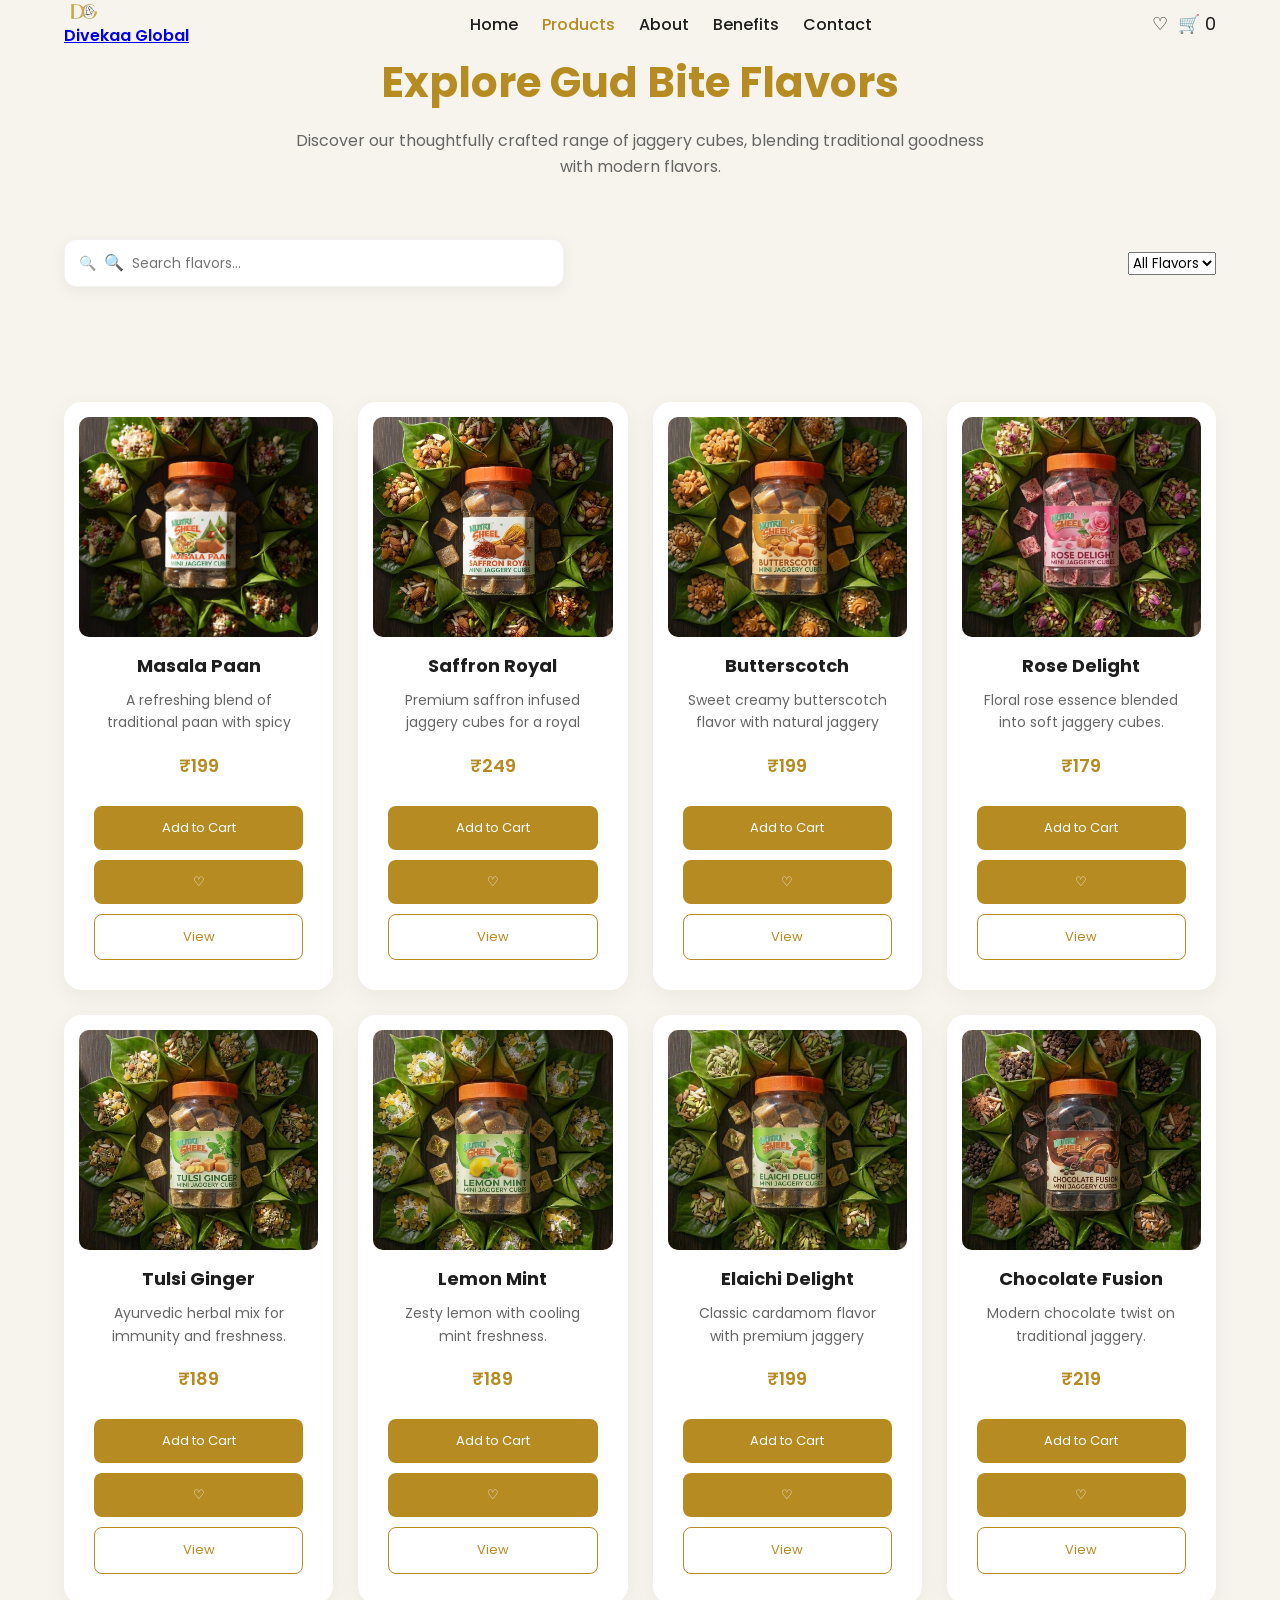
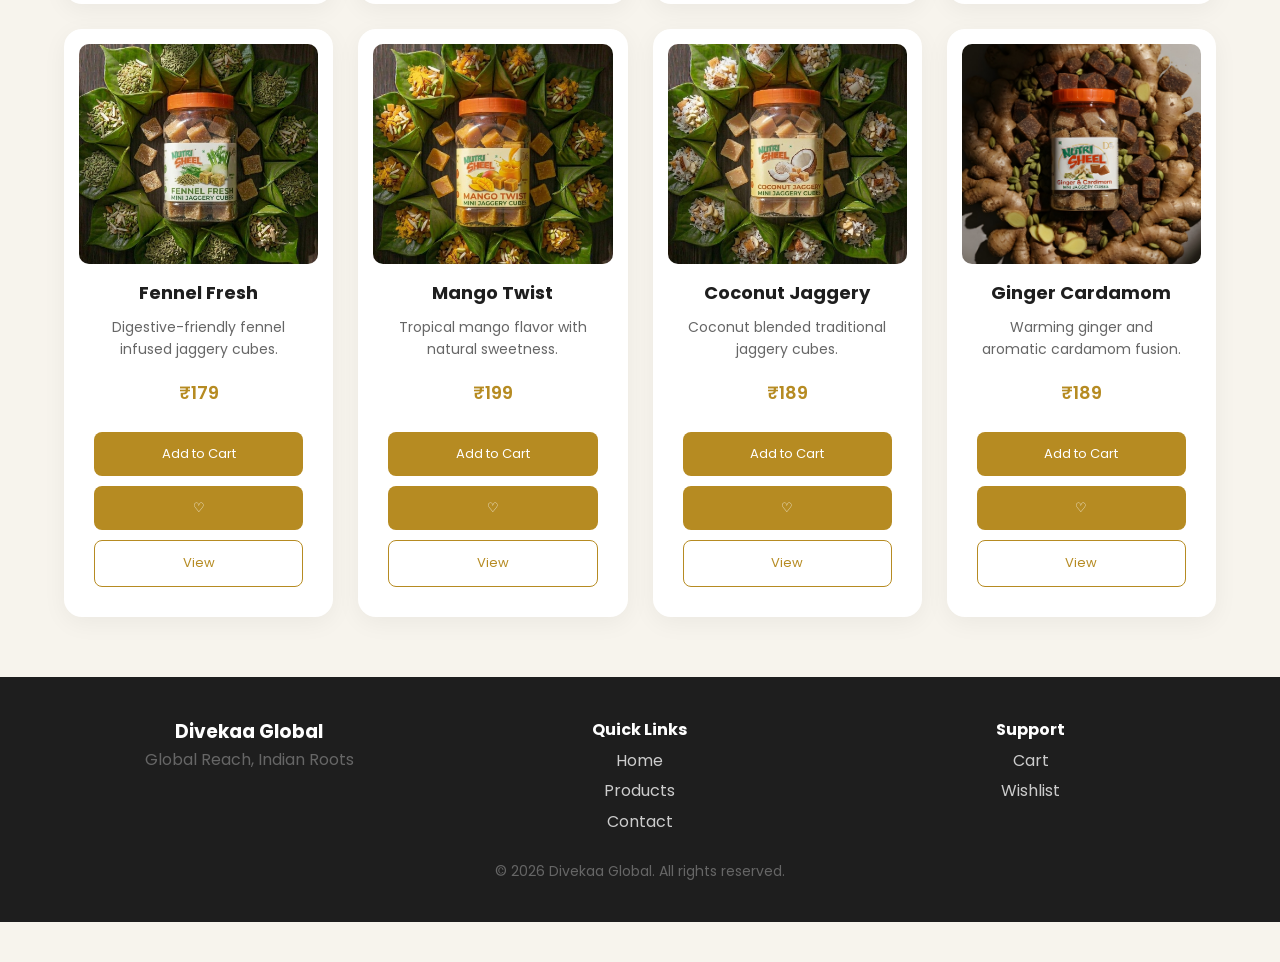
<file: products.html>
<!DOCTYPE html>
<html lang="en">
<head>
  <meta charset="UTF-8" />
  <meta name="viewport" content="width=device-width, initial-scale=1.0"/>
  <title>Products | Gud Bite - Divekaa Global</title>

<link rel="stylesheet" href="assets/css/style.css"/>
<link rel="stylesheet" href="assets/css/products.css"/>
  
  <link rel="preconnect" href="https://fonts.googleapis.com">
  <link rel="preconnect" href="https://fonts.gstatic.com" crossorigin>
  <link href="https://fonts.googleapis.com/css2?family=Poppins:wght@300;400;500;600;700&display=swap" rel="stylesheet">
</head>

<body>

  <!-- ================= HEADER ================= -->
<section class="page-header products-header">
    <div class="container nav-container">

      <div class="logo">
        <a href="index.html">
          <img src="assets/images/logo.png" alt="Divekaa Global Logo">
          <span>Divekaa Global</span>
        </a>
      </div>

      <nav class="nav">
        <a href="index.html">Home</a>
        <a href="products.html" class="active">Products</a>
        <a href="about.html">About</a>
        <a href="benefits.html">Benefits</a>
        <a href="contact.html">Contact</a>
      </nav>

      <div class="nav-icons">
        <a href="wishlist.html" class="icon-btn">♡</a>
        <a href="cart.html" class="icon-btn">
          🛒 <span id="cart-count">0</span>
        </a>
      </div>

    </div>
  </header>


  <!-- ================= PAGE HEADER ================= -->
  <section class="page-header">
    <div class="container">
      <h1>Explore Gud Bite Flavors</h1>

<p>
Discover our thoughtfully crafted range of jaggery cubes,
blending traditional goodness with modern flavors.
</p>
    </div>
  </section>


  <!-- ================= SEARCH + FILTER ================= -->
<section class="product-controls products-page">
    <div class="container controls-grid products-toolbar">

      <!-- Search -->
      <div class="search-box">
  <span class="search-icon">🔍</span>
  <input
    type="text"
    id="search-input"
    placeholder="Search flavors..."
  >
</div>

      <!-- Filter -->
      <div class="filter-box">
        <select id="filter-select">
          <option value="all">All Flavors</option>
          <option value="fruity">Fruity</option>
          <option value="spicy">Spicy</option>
          <option value="herbal">Herbal</option>
          <option value="dessert">Dessert</option>
        </select>
      </div>

    </div>
  </section>


  <!-- ================= PRODUCTS GRID ================= -->
  <section class="products-section">
    <div class="container">

      <div class="product-grid products-grid" id="product-grid">
        <!-- JS renders products here -->
      </div>

    </div>
  </section>


  <!-- ================= PRODUCT TEMPLATE (JS IDEA COMMENT ONLY) ================= -->
  <!--
    Each product card will be generated via JS:

    Structure:
    - Image
    - Name
    - Flavor tag
    - Add to Cart button
    - Wishlist button
    - View Details link (product.html?id=xxx)
  -->


  <!-- ================= FOOTER ================= -->
  <footer class="footer">
    <div class="container footer-grid">

      <div>
        <h3>Divekaa Global</h3>
        <p>Global Reach, Indian Roots</p>
      </div>

      <div>
        <h4>Quick Links</h4>
        <a href="index.html">Home</a>
        <a href="products.html">Products</a>
        <a href="contact.html">Contact</a>
      </div>

      <div>
        <h4>Support</h4>
        <a href="cart.html">Cart</a>
        <a href="wishlist.html">Wishlist</a>
      </div>

    </div>

    <div class="footer-bottom">
      <p>© 2026 Divekaa Global. All rights reserved.</p>
    </div>
  </footer>


  <!-- ================= SCRIPTS ================= -->
  <script src="assets/js/main.js"></script>
  <script src="assets/js/cart.js"></script>
  <script src="assets/js/wishlist.js"></script>

</body>
</html>
</file>
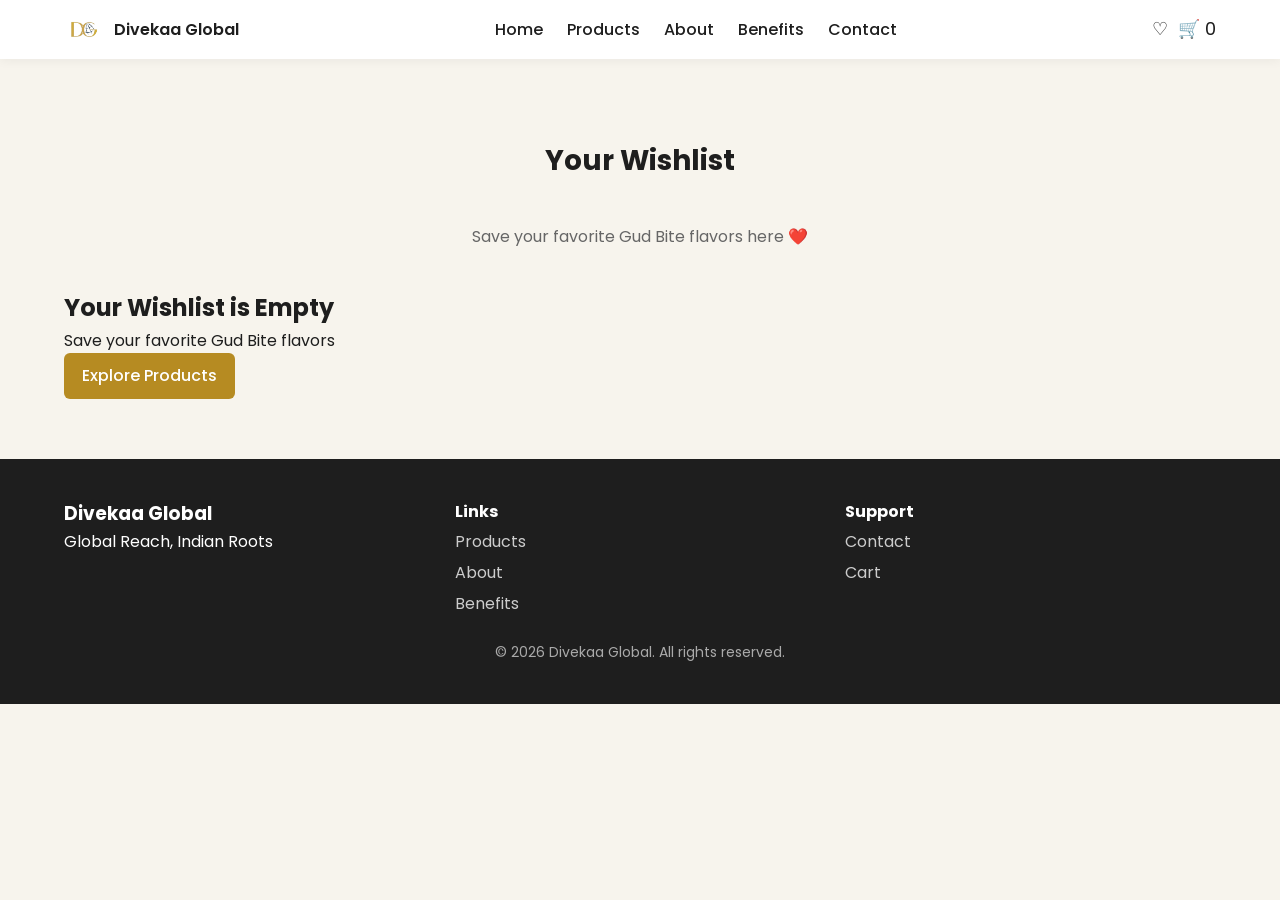
<file: wishlist.html>
<!DOCTYPE html>
<html lang="en">
<head>
  <meta charset="UTF-8">
  <meta name="viewport" content="width=device-width, initial-scale=1.0">

  <title>Wishlist | Divekaa Global</title>

  <!-- CSS -->
  <link rel="stylesheet" href="assets/css/style.css">

  <!-- Google Font -->
  <link href="https://fonts.googleapis.com/css2?family=Poppins:wght@300;400;500;600&display=swap" rel="stylesheet">
</head>

<body>

<!-- ================= HEADER ================= -->
<header class="header">
  <div class="container nav-container">

    <div class="logo">
      <img src="assets/images/logo.png" alt="logo">
      <span>Divekaa Global</span>
    </div>

    <nav class="nav">
      <a href="index.html">Home</a>
      <a href="products.html">Products</a>
      <a href="about.html">About</a>
      <a href="benefits.html">Benefits</a>
      <a href="contact.html">Contact</a>
    </nav>

    <div class="nav-icons">
      <a href="wishlist.html" class="icon-btn">♡</a>
      <a href="cart.html" class="icon-btn">🛒 <span id="cart-count">0</span></a>
    </div>

  </div>
</header>

<!-- ================= PAGE TITLE ================= -->
<section class="container" style="padding:40px 0;">
  <h1 class="section-title">Your Wishlist</h1>
  <p style="text-align:center; color:#666;">
    Save your favorite Gud Bite flavors here ❤️
  </p>
</section>

<!-- ================= WISHLIST CONTENT ================= -->
<section class="container">

  <div id="wishlist-items" class="product-grid">
    <!-- JS will render wishlist products here -->
  </div>

</section>

<!-- ================= EMPTY STATE ================= -->
<div id="empty-wishlist" style="text-align:center; display:none; padding:50px;">
  <h2>Your Wishlist is Empty</h2>
  <p>Add products you love to see them here.</p>
  <a href="products.html" class="btn primary">Explore Products</a>
</div>

<!-- ================= FOOTER ================= -->
<footer class="footer">
  <div class="container footer-grid">

    <div>
      <h3>Divekaa Global</h3>
      <p>Global Reach, Indian Roots</p>
    </div>

    <div>
      <h4>Links</h4>
      <a href="products.html">Products</a>
      <a href="about.html">About</a>
      <a href="benefits.html">Benefits</a>
    </div>

    <div>
      <h4>Support</h4>
      <a href="contact.html">Contact</a>
      <a href="cart.html">Cart</a>
    </div>

  </div>

  <div class="footer-bottom">
    © 2026 Divekaa Global. All rights reserved.
  </div>
</footer>

<!-- ================= JS ================= -->
<script src="assets/js/main.js"></script>
<script src="assets/js/cart.js"></script>
<script src="assets/js/wishlist.js"></script>

</body>
</html>
</file>
<file: assets/css/style.css>
/* =========================================
   DIVEKAA GLOBAL - STYLE SYSTEM
   FMCG Premium Ecommerce UI
========================================= */

/* ---------- RESET ---------- */
* {
  margin: 0;
  padding: 0;
  box-sizing: border-box;
  font-family: "Poppins", sans-serif;
}

body {
  background: #F7F4ED;
  color: #1E1E1E;
  line-height: 1.6;
}

/* ---------- CONTAINER ---------- */
.container {
  width: 90%;
  max-width: 1200px;
  margin: auto;
}

/* ---------- HEADER ---------- */
.header {
  background: #FFFFFF;
  padding: 15px 0;
  box-shadow: 0 2px 10px rgba(0,0,0,0.05);
  position: sticky;
  top: 0;
  z-index: 1000;
}

.nav-container {
  display: flex;
  justify-content: space-between;
  align-items: center;
}

.logo {
  display: flex;
  align-items: center;
  gap: 10px;
  font-weight: 600;
}

.logo img {
  width: 40px;
}

.nav a {
  margin: 0 10px;
  text-decoration: none;
  color: #1E1E1E;
  font-weight: 500;
  transition: 0.3s;
}

.nav a:hover,
.nav a.active {
  color: #B68B22;
}

.nav-icons {
  display: flex;
  gap: 10px;
}

.icon-btn {
  text-decoration: none;
  font-size: 18px;
  color: #1E1E1E;
}

/* ---------- HERO ---------- */
.hero {
  padding: 60px 0;
}

.hero-grid {
  display: grid;
  grid-template-columns: 1fr 1fr;
  gap: 40px;
  align-items: center;
}

.hero h1 {
  font-size: 48px;
  color: #B68B22;
}

.hero h2 {
  font-size: 24px;
  margin-bottom: 10px;
}

.hero p {
  margin: 15px 0;
}

.hero-image img {
  width: 100%;
  border-radius: 12px;
}

/* ---------- BUTTONS ---------- */
.btn {
  padding: 10px 18px;
  border: none;
  cursor: pointer;
  text-decoration: none;
  display: inline-block;
  border-radius: 6px;
  transition: 0.3s;
  font-weight: 500;
}

.btn.primary {
  background: #B68B22;
  color: white;
}

.btn.primary:hover {
  background: #C9A33A;
}

.btn.secondary {
  background: transparent;
  border: 1px solid #B68B22;
  color: #B68B22;
}

.btn.secondary:hover {
  background: #B68B22;
  color: white;
}

/* ---------- SECTION TITLE ---------- */
.section-title {
  text-align: center;
  font-size: 28px;
  margin: 40px 0;
}
/* ================= PRODUCT CARD FIX ================= */

.product-grid {
  display: grid;
  grid-template-columns: repeat(auto-fit, minmax(240px, 1fr));
  gap: 20px;
}

/* FORCE UNIFORM CARD SIZE */
.product-card {
  background: #fff;
  border-radius: 14px;
  padding: 15px;
  box-shadow: 0 5px 20px rgba(0,0,0,0.06);
  display: flex;
  flex-direction: column;
  justify-content: space-between;
  height: 100%;
  transition: 0.3s ease;
}

/* IMAGE FIX (VERY IMPORTANT) */
.product-card img {
  width: 100%;
  height: 180px;
  object-fit: cover;
  border-radius: 10px;
}

/* TITLE CONSISTENCY */
.product-card h3 {
  font-size: 16px;
  margin-top: 10px;
}

/* DESCRIPTION LIMIT */
.product-card p {
  font-size: 13px;
  color: #555;
  height: 40px;
  overflow: hidden;
}

/* PRICE */
.price {
  margin: 10px 0;
  font-size: 16px;
  font-weight: 600;
  color: #B68B22;
}

/* ================= BUTTON SYSTEM FIX ================= */

.product-actions {
  display: flex;
  flex-direction: column;
  gap: 8px;
  margin-top: 10px;
}

.product-actions button,
.product-actions a {
  padding: 8px 10px;
  text-align: center;
  border-radius: 6px;
  font-size: 13px;
  cursor: pointer;
  text-decoration: none;
  border: none;
}

/* ADD TO CART */
.product-actions button {
  background: #B68B22;
  color: white;
}

/* VIEW PRODUCT */
.product-actions a {
  background: transparent;
  border: 1px solid #B68B22;
  color: #B68B22;
}

.product-actions a:hover {
  background: #B68B22;
  color: white;
}
/* ================= PRODUCT DETAIL FIX ================= */

.product-grid-detail {
  display: grid;
  grid-template-columns: 1fr 1fr;
  gap: 40px;
  align-items: start;
}

/* MAIN IMAGE SMALLER */
.product-images img#main-product-image {
  width: 100%;
  max-height: 320px;
  object-fit: cover;
  border-radius: 12px;
}

/* THUMBNAILS */
.thumbnail-row {
  display: flex;
  gap: 10px;
  margin-top: 10px;
}

.thumbnail-row img {
  width: 60px;
  height: 60px;
  object-fit: cover;
  border-radius: 8px;
  cursor: pointer;
}

/* PRODUCT INFO CLEAN */
.product-info h1 {
  font-size: 26px;
}

.product-info p {
  font-size: 14px;
  color: #555;
}

/* ---------- WHY SECTION ---------- */
.why-grid {
  display: grid;
  grid-template-columns: repeat(3, 1fr);
  gap: 20px;
  text-align: center;
}

.why-card {
  background: white;
  padding: 20px;
  border-radius: 12px;
}

/* ---------- CTA ---------- */
.cta {
  background: #B68B22;
  color: white;
  text-align: center;
  padding: 50px 20px;
  margin-top: 50px;
}

/* ---------- FOOTER ---------- */
.footer {
  background: #1E1E1E;
  color: white;
  padding: 40px 0;
  margin-top: 60px;
}

.footer-grid {
  display: grid;
  grid-template-columns: repeat(3, 1fr);
  gap: 20px;
}

.footer a {
  color: #ccc;
  text-decoration: none;
  display: block;
  margin: 5px 0;
}

.footer-bottom {
  text-align: center;
  margin-top: 20px;
  font-size: 14px;
  color: #aaa;
}

/* ---------- CART ---------- */
.cart-grid {
  display: grid;
  grid-template-columns: 2fr 1fr;
  gap: 20px;
}

.cart-item {
  display: flex;
  align-items: center;
  justify-content: space-between;
  background: white;
  padding: 10px;
  margin-bottom: 10px;
  border-radius: 10px;
}

.cart-item img {
  width: 60px;
  border-radius: 8px;
}

.cart-summary {
  background: white;
  padding: 20px;
  border-radius: 12px;
}

/* ---------- RESPONSIVE ---------- */
@media (max-width: 768px) {

  .hero-grid {
    grid-template-columns: 1fr;
  }

  .product-grid {
    grid-template-columns: 1fr;
  }

  .why-grid {
    grid-template-columns: 1fr;
  }

  .cart-grid {
    grid-template-columns: 1fr;
  }

  .nav {
    display: none;
  }
}
/* ================= PREMIUM SEARCH BAR ================= */

.search-box {
  display: flex;
  align-items: center;
  gap: 8px;
  background: white;
  padding: 10px 14px;
  border-radius: 12px;
  box-shadow: 0 4px 15px rgba(0,0,0,0.06);
  border: 1px solid rgba(0,0,0,0.05);
  transition: 0.3s;
}

.search-box:focus-within {
  border-color: var(--gold);
  box-shadow: 0 6px 18px rgba(182,139,34,0.2);
}

.search-box input {
  width: 100%;
  border: none;
  outline: none;
  font-size: 14px;
  background: transparent;
}

/* SEARCH ICON */
.search-box::before {
  content: "🔍";
  font-size: 14px;
  opacity: 0.6;
}
/* ================= GLOBAL IMAGE CONTROL ================= */

img {
  max-width: 100%;
  display: block;
}

/* HERO IMAGE FIX */
.hero-image img {
  max-height: 400px;
  object-fit: cover;
}

/* ABOUT / BENEFITS IMAGES */
.about-image img,
.ayurveda-image img {
  max-height: 350px;
  object-fit: cover;
  border-radius: 12px;
}
/* ================= PREMIUM ANIMATIONS ================= */

@keyframes fadeUp {
  from {
    opacity: 0;
    transform: translateY(12px);
  }
  to {
    opacity: 1;
    transform: translateY(0);
  }
}

@keyframes fadeIn {
  from {
    opacity: 0;
  }
  to {
    opacity: 1;
  }
}

/* Apply smooth entrance */
.hero,
.product-card,
.section-title,
.why-card {
  animation: fadeUp 0.6s ease both;
}

/* Smooth hover system upgrade */
.product-card {
  transition: transform 0.25s ease, box-shadow 0.25s ease;
}

.product-card:hover {
  transform: translateY(-6px) scale(1.01);
  box-shadow: 0 10px 30px rgba(0,0,0,0.10);
}

/* Button micro interaction */
.btn {
  transition: all 0.25s ease;
}

.btn:active {
  transform: scale(0.97);
}
.social-connect {
    padding: 70px 0;
    text-align: center;
    background: #fff;
}

.social-connect h2 {
    margin-bottom: 10px;
}

.social-connect p {
    max-width: 600px;
    margin: auto;
    color: #666;
}

.social-links {
    margin-top: 25px;
    display: flex;
    justify-content: center;
    gap: 15px;
    flex-wrap: wrap;
}

.social-btn {
    padding: 12px 22px;
    border-radius: 30px;
    text-decoration: none;
    font-weight: 500;
    transition: .3s;
    border: 1px solid #B68B22;
    color: #B68B22;
}

.social-btn:hover {
    background: #B68B22;
    color: white;
}
</file>
<file: assets/css/home.css>
/* =====================================
   HOME PAGE ONLY
   Divekaa Global
===================================== */

/* ---------- HERO ---------- */

.home-hero {
    padding: 80px 0;
}

.home-hero .hero-grid {
    align-items: center;
    gap: 60px;
}

.home-hero .hero-image img {
    width: 100%;
    height: 420px;
    object-fit: cover;
    border-radius: 20px;
    box-shadow: 0 15px 40px rgba(0,0,0,0.08);
}

/* ---------- HERO CONTENT ---------- */

.home-hero h1 {
    font-size: 52px;
    line-height: 1.1;
    margin-bottom: 20px;
}

.home-hero p {
    font-size: 17px;
    max-width: 600px;
}

/* ---------- TRUST STRIP ---------- */

.trust-strip {
    padding: 40px 0;
}

.trust-grid {
    display: grid;
    grid-template-columns: repeat(4,1fr);
    gap: 20px;
}

.trust-card {
    background: white;
    padding: 25px;
    text-align: center;
    border-radius: 14px;
    box-shadow: 0 5px 20px rgba(0,0,0,.05);
}

/* ---------- FEATURED PRODUCTS ---------- */

.featured-products {
    padding: 70px 0;
}

/* ---------- ABOUT PREVIEW ---------- */

.home-about {
    padding: 80px 0;
}

.home-about-grid {
    display: grid;
    grid-template-columns: 1fr 1fr;
    gap: 50px;
    align-items: center;
}

.home-about-image img {
    height: 350px;
    width: 100%;
    object-fit: cover;
    border-radius: 16px;
}

.home-about-content h2 {
    margin-bottom: 20px;
}

/* ---------- TESTIMONIALS ---------- */

.testimonial-grid {
    display: grid;
    grid-template-columns: repeat(3,1fr);
    gap: 20px;
}

.testimonial-card {
    background: white;
    padding: 25px;
    border-radius: 14px;
}

/* ---------- INSTAGRAM ---------- */

.instagram-grid {
    display: grid;
    grid-template-columns: repeat(3,1fr);
    gap: 15px;
}

.instagram-grid img {
    width: 100%;
    height: 220px;
    object-fit: cover;
    border-radius: 12px;
}

/* ---------- SOCIAL CONNECT ---------- */

.social-connect {
    padding: 80px 0;
    text-align: center;
}

.social-links {
    margin-top: 25px;
    display: flex;
    justify-content: center;
    gap: 15px;
    flex-wrap: wrap;
}

.social-btn {
    padding: 12px 24px;
    border-radius: 40px;
    border: 1px solid #B68B22;
    text-decoration: none;
    color: #B68B22;
    transition: .3s;
}

.social-btn:hover {
    background: #B68B22;
    color: white;
}

/* ---------- MOBILE ---------- */

@media(max-width:768px){

    .home-about-grid,
    .trust-grid,
    .testimonial-grid,
    .instagram-grid{
        grid-template-columns:1fr;
    }

    .home-hero h1{
        font-size:36px;
    }

    .home-hero .hero-image img{
        height:280px;
    }

}
</file>
<file: assets/css/about.css>
/* =====================================
   ABOUT PAGE ONLY
   Divekaa Global
===================================== */

/* ================= HERO ================= */

.about-hero {
    padding: 70px 0;
}

.about-hero .hero-grid {
    align-items: center;
    gap: 50px;
}

.about-hero .hero-image img {

    width: 100%;

    height: 320px;

    object-fit: cover;

    border-radius: 18px;

    box-shadow: 0 12px 35px rgba(0,0,0,0.08);
}

.about-hero h1 {

    font-size: 42px;

    margin-bottom: 15px;

    color: #B68B22;
}

.about-hero p {

    max-width: 650px;

    color: #555;
}

/* ================= BRAND STORY ================= */

.brand-story {

    padding: 80px 0;
}

.story-grid {

    display: grid;

    grid-template-columns: 1fr 1fr;

    gap: 60px;

    align-items: center;
}

.story-image img {

    width: 100%;

    height: 340px;

    object-fit: cover;

    border-radius: 16px;
}

.story-content h2 {

    margin-bottom: 20px;

    color: #B68B22;
}

.story-content p {

    margin-bottom: 15px;

    color: #555;
}

/* ================= FOUNDER ================= */

.founder-section {

    padding: 80px 0;
}

.founder-grid {

    display: grid;

    grid-template-columns: 320px 1fr;

    gap: 50px;

    align-items: center;
}

/* HUGE FIX */
.founder-image img {

    width: 100%;

    height: 320px;

    object-fit: cover;

    border-radius: 18px;

    box-shadow: 0 10px 30px rgba(0,0,0,0.08);
}

.founder-content h2 {

    margin-bottom: 15px;

    color: #B68B22;
}

.founder-content p {

    color: #555;

    margin-bottom: 12px;
}

/* ================= MISSION & VISION ================= */

.mission-vision {

    padding: 80px 0;
}

.mv-grid {

    display: grid;

    grid-template-columns: repeat(2, 1fr);

    gap: 25px;
}

.mv-card {

    background: #fff;

    padding: 30px;

    border-radius: 16px;

    box-shadow: 0 5px 20px rgba(0,0,0,0.05);

    transition: .3s;
}

.mv-card:hover {

    transform: translateY(-5px);
}

.mv-card h3 {

    color: #B68B22;

    margin-bottom: 10px;
}

.mv-card p {

    color: #555;
}

/* ================= VALUES ================= */

.values-section {

    padding: 80px 0;
}

.values-grid {

    display: grid;

    grid-template-columns: repeat(4, 1fr);

    gap: 20px;
}

.value-card {

    background: white;

    padding: 25px;

    border-radius: 14px;

    text-align: center;

    box-shadow: 0 5px 20px rgba(0,0,0,0.05);
}

/* ================= CTA ================= */

.about-cta {

    text-align: center;

    padding: 70px 0;
}

/* ================= MOBILE ================= */

@media(max-width:768px){

    .about-hero .hero-image img{
        height:260px;
    }

    .story-grid,
    .founder-grid,
    .mv-grid,
    .values-grid{
        grid-template-columns:1fr;
    }

    .founder-image img{
        height:260px;
    }

    .about-hero h1{
        font-size:34px;
    }

}
</file>
<file: assets/css/benefits.css>
/* =====================================
   BENEFITS PAGE ONLY
   Divekaa Global
===================================== */

/* ================= HERO ================= */

.benefits-hero {
    padding: 70px 0;
}

.benefits-hero .hero-grid {
    align-items: center;
    gap: 50px;
}

.benefits-hero .hero-image img {

    width: 100%;

    height: 300px;

    object-fit: cover;

    border-radius: 18px;

    box-shadow: 0 12px 35px rgba(0,0,0,.08);
}

.benefits-hero h1 {

    color: #B68B22;

    font-size: 42px;

    margin-bottom: 15px;
}

.benefits-hero p {

    color: #555;
}

/* ================= AYURVEDA SECTION ================= */

.ayurveda-section {

    padding: 80px 0;
}

.ayurveda-grid {

    display: grid;

    grid-template-columns: 1fr 1fr;

    gap: 50px;

    align-items: center;
}

.ayurveda-image img {

    width: 100%;

    height: 320px;

    object-fit: cover;

    border-radius: 16px;
}

.ayurveda-content h2 {

    margin-bottom: 20px;

    color: #B68B22;
}

.ayurveda-content p {

    color: #555;

    margin-bottom: 15px;
}

/* ================= BENEFITS CARDS ================= */

.health-benefits {

    padding: 80px 0;
}

.benefits-grid {

    display: grid;

    grid-template-columns: repeat(auto-fit, minmax(250px,1fr));

    gap: 20px;
}

.benefit-card {

    background: white;

    border-radius: 16px;

    padding: 25px;

    text-align: center;

    box-shadow: 0 5px 20px rgba(0,0,0,.05);

    transition: .3s;
}

.benefit-card:hover {

    transform: translateY(-5px);
}

.benefit-card img {

    width: 70px;

    height: 70px;

    object-fit: contain;

    margin: 0 auto 15px;
}

.benefit-card h3 {

    margin-bottom: 10px;

    color: #B68B22;
}

.benefit-card p {

    color: #555;

    font-size: 14px;
}

/* ================= SUGAR VS JAGGERY ================= */

.comparison-section {

    padding: 80px 0;
}

.comparison-grid {

    display: grid;

    grid-template-columns: repeat(2,1fr);

    gap: 25px;
}

.compare-card {

    background: white;

    border-radius: 16px;

    padding: 30px;

    box-shadow: 0 5px 20px rgba(0,0,0,.05);
}

.compare-card h3 {

    margin-bottom: 20px;
}

.compare-card ul {

    list-style: none;
}

.compare-card li {

    margin-bottom: 12px;

    padding-left: 20px;

    position: relative;
}

.compare-card li::before {

    content: "•";

    position: absolute;

    left: 0;
}

.jaggery-card {

    border: 2px solid #B68B22;
}

.jaggery-card h3 {

    color: #B68B22;
}

/* ================= DAILY WELLNESS ================= */

.wellness-section {

    padding: 80px 0;
}

.wellness-grid {

    display: grid;

    grid-template-columns: repeat(3,1fr);

    gap: 20px;
}

.wellness-card {

    background: white;

    border-radius: 16px;

    padding: 25px;

    text-align: center;

    box-shadow: 0 5px 20px rgba(0,0,0,.05);
}

/* ================= CTA ================= */

.benefits-cta {

    padding: 70px 0;

    text-align: center;
}

/* ================= MOBILE ================= */

@media(max-width:768px){

    .benefits-hero h1{
        font-size:34px;
    }

    .benefits-hero .hero-image img{
        height:240px;
    }

    .ayurveda-grid,
    .comparison-grid,
    .wellness-grid{
        grid-template-columns:1fr;
    }

    .ayurveda-image img{
        height:250px;
    }

}
</file>
<file: assets/css/products.css>
/* =====================================
   PRODUCTS PAGE ONLY
   Divekaa Global
===================================== */

/* ================= PAGE ================= */

.products-page {
    padding: 60px 0 80px;
}

/* ================= HEADER ================= */

.products-header {
    text-align: center;
    margin-bottom: 40px;
}

.products-header h1 {
    font-size: 42px;
    color: #B68B22;
    margin-bottom: 12px;
}

.products-header p {
    color: #666;
    max-width: 700px;
    margin: 0 auto;
}

/* ================= TOOLBAR ================= */

.products-toolbar {

    display: flex;

    justify-content: space-between;

    align-items: center;

    gap: 20px;

    margin-bottom: 35px;

    flex-wrap: wrap;
}

/* SEARCH */

.products-toolbar .search-box {

    flex: 1;

    min-width: 260px;

    max-width: 500px;
}

/* FILTERS */

.filter-group {

    display: flex;

    gap: 10px;

    flex-wrap: wrap;
}

.filter-btn {

    background: white;

    border: 1px solid rgba(0,0,0,.08);

    padding: 10px 16px;

    border-radius: 30px;

    cursor: pointer;

    transition: .3s;
}

.filter-btn:hover,
.filter-btn.active {

    background: #B68B22;

    color: white;

    border-color: #B68B22;
}

/* ================= PRODUCT GRID ================= */

.products-grid {

    display: grid;

    grid-template-columns: repeat(auto-fill, minmax(260px,1fr));

    gap: 25px;
}

/* ================= PRODUCT CARD ================= */

.products-grid .product-card {

    background: white;

    border-radius: 18px;

    overflow: hidden;

    box-shadow: 0 6px 25px rgba(0,0,0,.05);

    transition: .3s;

    height: 100%;
}

.products-grid .product-card:hover {

    transform: translateY(-8px);

    box-shadow: 0 15px 35px rgba(0,0,0,.10);
}

/* IMAGE */

.products-grid .product-card img {

    width: 100%;

    height: 220px;

    object-fit: cover;

    transition: .4s;
}

.products-grid .product-card:hover img {

    transform: scale(1.05);
}

/* CONTENT */

.products-grid .product-card h3 {

    font-size: 18px;

    margin: 15px 15px 8px;
}

.products-grid .product-card p {

    margin: 0 15px;

    color: #666;

    font-size: 14px;

    min-height: 48px;
}

.products-grid .price {

    margin: 15px;

    font-size: 18px;

    font-weight: 600;

    color: #B68B22;
}

/* ================= ACTIONS ================= */

.products-grid .product-actions {

    padding: 0 15px 15px;

    display: flex;

    flex-direction: column;

    gap: 10px;
}

.products-grid .product-actions button {

    background: #B68B22;

    color: white;

    border: none;

    padding: 12px;

    border-radius: 8px;

    cursor: pointer;

    transition: .3s;
}

.products-grid .product-actions button:hover {

    background: #C9A33A;
}

.products-grid .product-actions a {

    text-align: center;

    text-decoration: none;

    padding: 12px;

    border-radius: 8px;

    border: 1px solid #B68B22;

    color: #B68B22;

    transition: .3s;
}

.products-grid .product-actions a:hover {

    background: #B68B22;

    color: white;
}

/* ================= EMPTY STATE ================= */

.empty-products {

    text-align: center;

    padding: 60px 0;
}

.empty-products h3 {

    margin-bottom: 10px;
}

/* ================= MOBILE ================= */

@media(max-width:768px){

    .products-header h1{
        font-size:34px;
    }

    .products-toolbar{
        flex-direction:column;
        align-items:stretch;
    }

    .products-grid{
        grid-template-columns:1fr;
    }

    .products-grid .product-card img{
        height:200px;
    }

}
</file>
